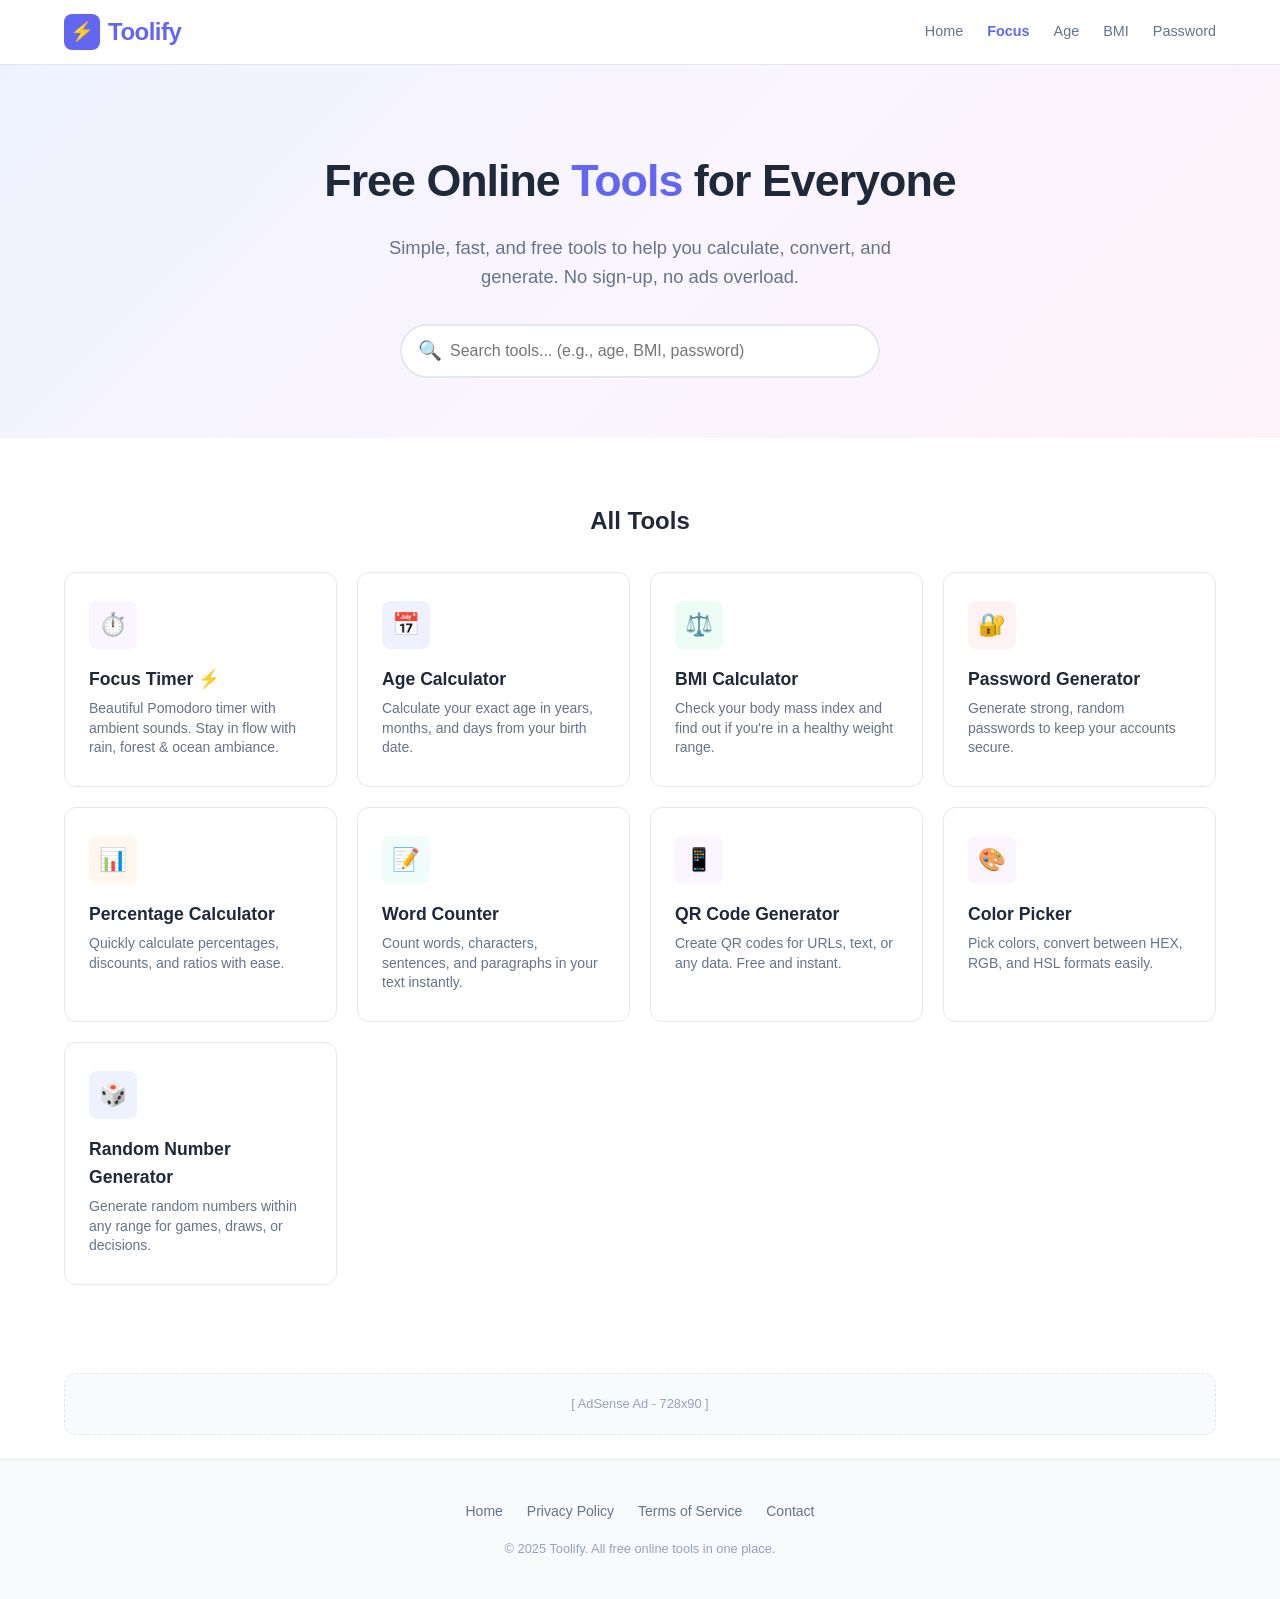
<file: index.html>
<!DOCTYPE html>
<html lang="en">
<head>
  <meta charset="UTF-8">
  <meta name="viewport" content="width=device-width, initial-scale=1.0">
  <title>Toolify - Free Online Tools | Calculator, Generator, Converter</title>
  <meta name="description" content="Free online tools to help you calculate, convert, and generate. No sign-up required. Age calculator, BMI calculator, password generator, word counter, and more.">
  <meta name="keywords" content="online tools, free calculator, age calculator, BMI calculator, password generator, word counter, QR code generator, percentage calculator">
  <meta name="robots" content="index, follow">
  <link rel="canonical" href="https://toolify.tools/">
  <link rel="stylesheet" href="css/style.css">
</head>
<body>

<header class="header">
  <div class="header-inner">
    <a href="index.html" class="logo">
      <div class="logo-icon">⚡</div>
      Toolify
    </a>
    <nav class="nav-links">
      <a href="index.html">Home</a>
      <a href="tools/focus-timer.html" style="color:var(--primary);font-weight:700">Focus</a>
      <a href="tools/age-calculator.html">Age</a>
      <a href="tools/bmi-calculator.html">BMI</a>
      <a href="tools/password-generator.html">Password</a>
    </nav>
  </div>
</header>

<main>
  <section class="hero">
    <h1>Free Online <span>Tools</span> for Everyone</h1>
    <p>Simple, fast, and free tools to help you calculate, convert, and generate. No sign-up, no ads overload.</p>
    <div class="hero-search">
      <span class="search-icon">🔍</span>
      <input type="text" id="toolSearch" placeholder="Search tools... (e.g., age, BMI, password)" oninput="filterTools()">
    </div>
  </section>

  <section class="tools-section">
    <div class="container">
      <h2 class="section-title">All Tools</h2>
      <div class="tool-grid" id="toolGrid">
        
        <a href="tools/focus-timer.html" class="tool-card" data-keywords="focus timer pomodoro timer tomato clock productivity ambient sound rain forest ocean cafe">
          <div class="tool-card-icon purple">⏱️</div>
          <h3>Focus Timer ⚡</h3>
          <p>Beautiful Pomodoro timer with ambient sounds. Stay in flow with rain, forest & ocean ambiance.</p>
        </a>

        <a href="tools/age-calculator.html" class="tool-card" data-keywords="age calculator birthday date birth how old">
          <div class="tool-card-icon blue">📅</div>
          <h3>Age Calculator</h3>
          <p>Calculate your exact age in years, months, and days from your birth date.</p>
        </a>

        <a href="tools/bmi-calculator.html" class="tool-card" data-keywords="bmi body mass index weight health fitness">
          <div class="tool-card-icon green">⚖️</div>
          <h3>BMI Calculator</h3>
          <p>Check your body mass index and find out if you're in a healthy weight range.</p>
        </a>

        <a href="tools/password-generator.html" class="tool-card" data-keywords="password generator strong secure random safety">
          <div class="tool-card-icon red">🔐</div>
          <h3>Password Generator</h3>
          <p>Generate strong, random passwords to keep your accounts secure.</p>
        </a>

        <a href="tools/percentage-calculator.html" class="tool-card" data-keywords="percentage percent calculate math discount tip">
          <div class="tool-card-icon orange">📊</div>
          <h3>Percentage Calculator</h3>
          <p>Quickly calculate percentages, discounts, and ratios with ease.</p>
        </a>

        <a href="tools/word-counter.html" class="tool-card" data-keywords="word counter count characters text essay writing">
          <div class="tool-card-icon teal">📝</div>
          <h3>Word Counter</h3>
          <p>Count words, characters, sentences, and paragraphs in your text instantly.</p>
        </a>

        <a href="tools/qr-code-generator.html" class="tool-card" data-keywords="qr code generator scanner barcode link url">
          <div class="tool-card-icon purple">📱</div>
          <h3>QR Code Generator</h3>
          <p>Create QR codes for URLs, text, or any data. Free and instant.</p>
        </a>

        <a href="tools/color-picker.html" class="tool-card" data-keywords="color picker hex rgb hsl design palette">
          <div class="tool-card-icon purple">🎨</div>
          <h3>Color Picker</h3>
          <p>Pick colors, convert between HEX, RGB, and HSL formats easily.</p>
        </a>

        <a href="tools/random-number-generator.html" class="tool-card" data-keywords="random number generator dice lottery pick">
          <div class="tool-card-icon blue">🎲</div>
          <h3>Random Number Generator</h3>
          <p>Generate random numbers within any range for games, draws, or decisions.</p>
        </a>

      </div>
    </div>
  </section>

  <div class="container">
    <div class="ad-placeholder">[ AdSense Ad - 728x90 ]</div>
  </div>
</main>

<footer class="footer">
  <div class="footer-links">
    <a href="index.html">Home</a>
    <a href="#">Privacy Policy</a>
    <a href="#">Terms of Service</a>
    <a href="#">Contact</a>
  </div>
  <p>&copy; 2025 Toolify. All free online tools in one place.</p>
</footer>

<script>
function filterTools() {
  const query = document.getElementById('toolSearch').value.toLowerCase().trim();
  const cards = document.querySelectorAll('.tool-card');
  cards.forEach(card => {
    const keywords = card.dataset.keywords || '';
    const text = (card.textContent + ' ' + keywords).toLowerCase();
    card.style.display = (!query || text.includes(query)) ? '' : 'none';
  });
}
</script>
</body>
</html>
</file>
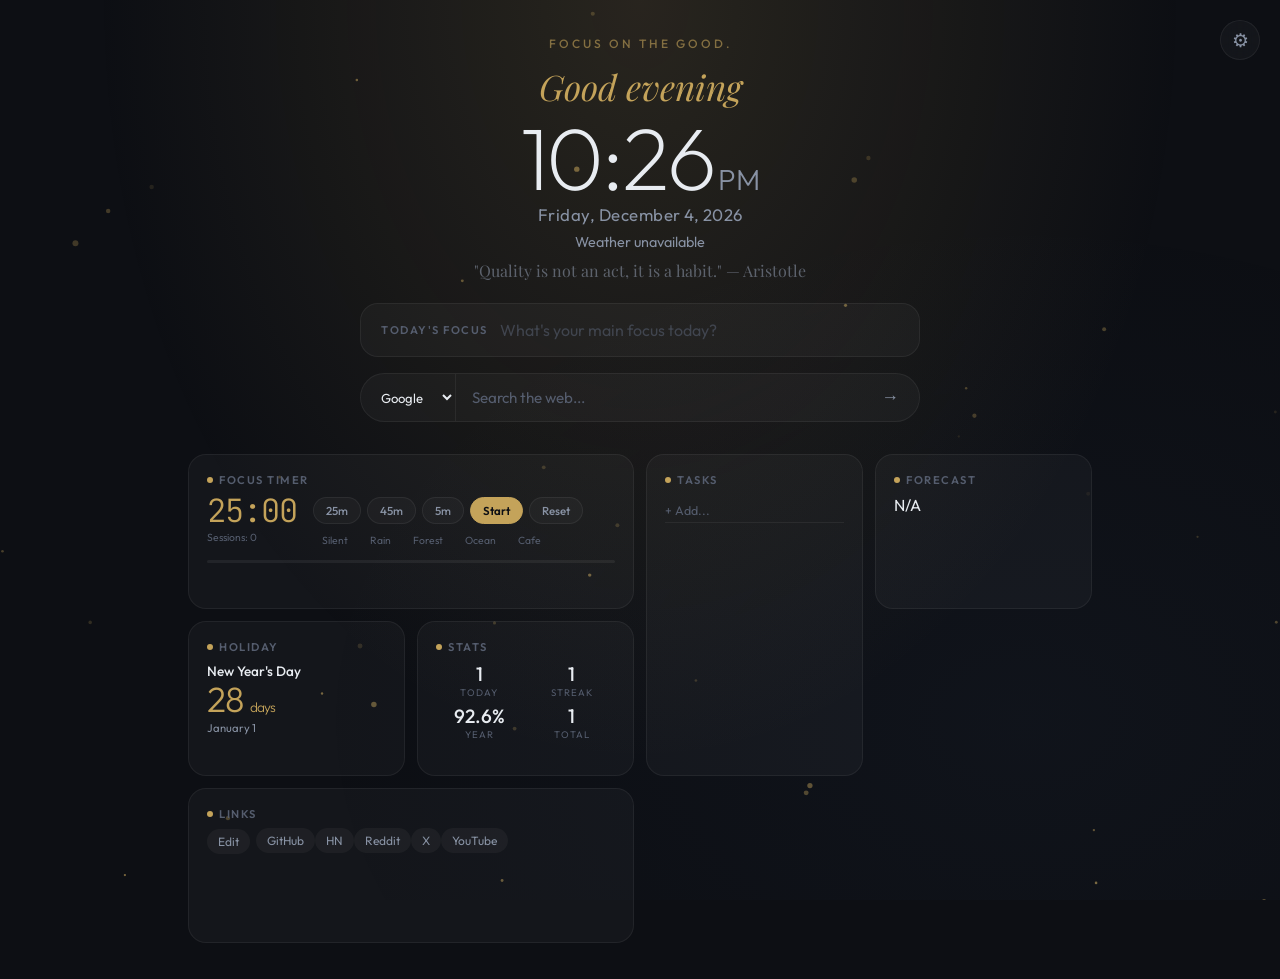
<file: dashboard.html>
<!DOCTYPE html>
<html lang="en">
<head>
<meta charset="UTF-8">
<meta name="viewport" content="width=device-width, initial-scale=1.0">
<title>DayBoard &mdash; Your Daily Dashboard</title>
<meta name="description" content="Beautiful daily dashboard. Daily focus, weather forecast, to-do list, holiday countdown, focus timer, quotes. Set as your browser homepage.">
<link rel="preconnect" href="https://fonts.googleapis.com">
<link rel="preconnect" href="https://fonts.gstatic.com" crossorigin>
<link href="https://fonts.googleapis.com/css2?family=Outfit:wght@200;300;400;500;600;700;800&family=Playfair+Display:ital,wght@0,400;0,600;0,700;1,400&family=JetBrains+Mono:wght@300;400&display=swap" rel="stylesheet">
<style>
:root {
  --bg: #0d0f14;
  --surface: rgba(255,255,255,0.03);
  --surface-hover: rgba(255,255,255,0.06);
  --border: rgba(255,255,255,0.06);
  --text: #e8ecf1;
  --text-secondary: #8892a4;
  --text-muted: #555d6e;
  --accent: #c4a35a;
  --accent-glow: rgba(196,163,90,0.15);
  --green: #34d399;
  --radius: 18px;
  --radius-sm: 10px;
  --ease: cubic-bezier(0.16, 1, 0.3, 1);
}

* { margin: 0; padding: 0; box-sizing: border-box; }
html { font-size: 16px; }
body {
  font-family: 'Outfit', -apple-system, sans-serif;
  background: var(--bg);
  color: var(--text);
  min-height: 100vh;
  display: flex; align-items: center; justify-content: center;
  -webkit-font-smoothing: antialiased; overflow-x: hidden;
}
#particleCanvas { position: fixed; inset: 0; z-index: 0; pointer-events: none; }
.bg-image { position: fixed; inset: 0; z-index: 0; background-size: cover; background-position: center; opacity: 0.15; }
.bg-overlay { position: fixed; inset: 0; z-index: 0; background: radial-gradient(ellipse at 50% 0%, var(--accent-glow) 0%, transparent 60%), radial-gradient(ellipse at 80% 80%, rgba(100,140,200,0.04) 0%, transparent 50%); }

.dashboard { position: relative; z-index: 1; width: 100%; max-width: 960px; min-height: 100vh; display: flex; flex-direction: column; justify-content: center; padding: 36px 28px; }

.settings-btn { position: fixed; top: 20px; right: 20px; z-index: 10; width: 40px; height: 40px; border-radius: 50%; background: var(--surface); border: 1px solid var(--border); color: var(--text-secondary); font-size: 1.2rem; cursor: pointer; display: flex; align-items: center; justify-content: center; transition: all 0.3s; backdrop-filter: blur(10px); }
.settings-btn:hover { background: var(--surface-hover); color: var(--text); transform: rotate(60deg); }
.settings-panel { position: fixed; top: 70px; right: 20px; z-index: 10; background: rgba(13,15,20,0.95); border: 1px solid var(--border); border-radius: var(--radius); padding: 20px; backdrop-filter: blur(30px); min-width: 220px; display: none; animation: fadeUp 0.3s var(--ease); }
.settings-panel.open { display: block; }
.settings-panel h3 { font-size: 0.8rem; text-transform: uppercase; letter-spacing: 1.5px; color: var(--text-muted); margin-bottom: 12px; }
.setting-row { display: flex; align-items: center; gap: 8px; margin-bottom: 10px; }
.setting-row label { font-size: 0.85rem; color: var(--text-secondary); flex: 1; }
.setting-row input[type="text"] { width: 130px; padding: 6px 10px; background: var(--surface-hover); border: 1px solid var(--border); border-radius: 6px; color: var(--text); font-family: 'Outfit',sans-serif; font-size: 0.85rem; outline: none; }
.setting-row input[type="text"]:focus { border-color: var(--accent); }

.hero-section { text-align: center; margin-bottom: 20px; animation: fadeUp 0.8s var(--ease) forwards; }
.mantra { font-size: 0.75rem; text-transform: uppercase; letter-spacing: 3px; color: var(--accent); opacity: 0.6; margin-bottom: 12px; font-weight: 500; }
.greeting { font-family: 'Playfair Display', serif; font-size: clamp(1.5rem, 3vw, 2.2rem); font-style: italic; color: var(--accent); font-weight: 400; margin-bottom: 4px; }
.time-display { font-family: 'Outfit', sans-serif; font-size: clamp(3rem, 9vw, 5.5rem); font-weight: 200; letter-spacing: -3px; line-height: 1; margin-bottom: 2px; }
.time-display .ampm { font-size: 0.33em; font-weight: 300; letter-spacing: 0; margin-left: 4px; color: var(--text-secondary); }
.date-display { font-size: 1.05rem; color: var(--text-secondary); font-weight: 400; letter-spacing: 0.5px; margin-bottom: 8px; }
.weather-inline { font-size: 0.9rem; color: var(--text-secondary); display: flex; align-items: center; justify-content: center; gap: 6px; margin-bottom: 4px; }
.weather-icon-svg { width: 22px; height: 22px; flex-shrink: 0; }
.quote-text { font-family: 'Playfair Display', serif; font-size: 1rem; color: var(--text-secondary); max-width: 520px; margin: 8px auto 0; line-height: 1.5; opacity: 0.6; }

/* Daily Focus Bar */
.daily-focus-wrap { margin: 0 auto 16px; max-width: 560px; width: 100%; animation: fadeUp 0.8s var(--ease) 0.1s forwards; opacity: 0; }
.daily-focus-bar { background: var(--surface); border: 1px solid var(--border); border-radius: var(--radius); padding: 16px 20px; backdrop-filter: blur(20px); display: flex; align-items: center; gap: 12px; transition: all 0.3s; }
.daily-focus-bar:focus-within { border-color: var(--accent); box-shadow: 0 0 20px var(--accent-glow); }
.daily-focus-label { font-size: 0.7rem; text-transform: uppercase; letter-spacing: 1.5px; color: var(--text-muted); font-weight: 600; white-space: nowrap; }
.daily-focus-input { flex: 1; background: transparent; border: none; color: var(--text); font-family: 'Outfit', sans-serif; font-size: 1rem; outline: none; }
.daily-focus-input::placeholder { color: var(--text-muted); opacity: 0.6; }
.daily-focus-display { font-size: 1rem; color: var(--text); flex: 1; }

/* Search */
.search-wrap { margin: 0 auto 32px; max-width: 560px; width: 100%; animation: fadeUp 0.8s var(--ease) 0.15s forwards; opacity: 0; }
.search-box { display: flex; background: var(--surface); border: 1px solid var(--border); border-radius: 50px; overflow: hidden; backdrop-filter: blur(20px); transition: all 0.3s; }
.search-box:focus-within { border-color: var(--accent); box-shadow: 0 0 24px var(--accent-glow); }
.search-engine { padding: 13px 8px 13px 16px; background: transparent; border: none; color: var(--text); font-family: 'Outfit', sans-serif; font-size: 0.82rem; cursor: pointer; outline: none; min-width: 90px; border-right: 1px solid var(--border); }
.search-engine option { background: #1a1d26; color: var(--text); }
.search-input { flex: 1; padding: 13px 16px; background: transparent; border: none; color: var(--text); font-family: 'Outfit', sans-serif; font-size: 0.95rem; outline: none; }
.search-input::placeholder { color: var(--text-muted); }
.search-btn { padding: 13px 20px; background: transparent; border: none; color: var(--text-secondary); font-size: 1.1rem; cursor: pointer; transition: color 0.2s; }
.search-btn:hover { color: var(--accent); }

/* Bento */
.bento-grid { display: grid; grid-template-columns: repeat(4, 1fr); grid-auto-rows: 155px; gap: 12px; animation: fadeUp 0.8s var(--ease) 0.25s forwards; opacity: 0; }
.bento-card { background: var(--surface); border: 1px solid var(--border); border-radius: var(--radius); padding: 18px; backdrop-filter: blur(20px); transition: all 0.3s var(--ease); overflow: hidden; position: relative; }
.bento-card:hover { background: var(--surface-hover); border-color: rgba(255,255,255,0.12); transform: translateY(-2px); }
.bento-card.col-2 { grid-column: span 2; }
.bento-card.row-2 { grid-row: span 2; }
.card-title { font-size: 0.7rem; text-transform: uppercase; letter-spacing: 1.5px; color: var(--text-muted); font-weight: 600; margin-bottom: 8px; display: flex; align-items: center; gap: 6px; }
.card-title .dot { width: 6px; height: 6px; border-radius: 50%; background: var(--accent); flex-shrink: 0; }

/* Holiday */
.holiday-name { font-size: 0.85rem; color: var(--text); font-weight: 500; margin-bottom: 2px; }
.holiday-days { font-size: 2.2rem; font-weight: 300; letter-spacing: -1px; color: var(--accent); line-height: 1; }
.holiday-date { font-size: 0.7rem; color: var(--text-secondary); margin-top: 4px; }

/* Focus Timer */
.focus-timer-display { font-family: 'JetBrains Mono', monospace; font-size: 2rem; font-weight: 300; letter-spacing: -1px; color: var(--accent); line-height: 1; margin-bottom: 4px; }
.focus-timer-sessions { font-size: 0.65rem; color: var(--text-muted); margin-bottom: 8px; }
.focus-timer-btns { display: flex; gap: 6px; flex-wrap: wrap; }
.focus-btn { padding: 5px 12px; border-radius: 16px; border: 1px solid var(--border); background: var(--surface); color: var(--text-secondary); font-family: 'Outfit', sans-serif; font-size: 0.72rem; cursor: pointer; transition: all 0.2s; font-weight: 500; white-space: nowrap; }
.focus-btn:hover { background: var(--surface-hover); color: var(--text); }
.focus-btn.accent { background: var(--accent); color: #0d0f14; border-color: var(--accent); font-weight: 600; }
.focus-btn.accent:hover { filter: brightness(1.1); }
.focus-timer-bar { height: 3px; background: var(--border); border-radius: 2px; margin-top: 8px; overflow: hidden; }
.focus-timer-bar-fill { height: 100%; background: var(--accent); border-radius: 2px; transition: width 1s linear; width: 0%; }

/* Ambient sounds */
.sound-toggles { display: flex; gap: 4px; margin-top: 6px; flex-wrap: wrap; }
.sound-tog { font-size: 0.65rem; padding: 3px 8px; border-radius: 12px; border: 1px solid transparent; background: transparent; color: var(--text-muted); cursor: pointer; transition: all 0.2s; font-family: 'Outfit', sans-serif; }
.sound-tog:hover { color: var(--text-secondary); }
.sound-tog.on { background: rgba(196,163,90,0.12); border-color: var(--accent); color: var(--accent); }

/* Forecast */
.forecast-row { display: flex; justify-content: space-between; align-items: center; padding: 6px 0; border-bottom: 1px solid rgba(255,255,255,0.04); }
.forecast-row:last-child { border-bottom: none; }
.forecast-day { font-size: 0.75rem; color: var(--text); font-weight: 500; min-width: 35px; }
.forecast-temp { font-size: 0.8rem; color: var(--text-secondary); }
.forecast-hi { color: var(--text); font-weight: 500; }

/* Todo */
.todo-list { list-style: none; max-height: 75px; overflow-y: auto; }
.todo-item { display: flex; align-items: center; gap: 8px; padding: 4px 0; font-size: 0.8rem; color: var(--text-secondary); cursor: pointer; transition: color 0.2s; }
.todo-item:hover { color: var(--text); }
.todo-item.done { text-decoration: line-through; opacity: 0.4; }
.todo-check { width: 16px; height: 16px; border-radius: 4px; border: 1.5px solid var(--text-muted); flex-shrink: 0; display: flex; align-items: center; justify-content: center; font-size: 0.6rem; transition: all 0.2s; }
.todo-item.done .todo-check { background: var(--accent); border-color: var(--accent); }
.todo-input { width: 100%; padding: 4px 0; background: transparent; border: none; border-bottom: 1px solid var(--border); color: var(--text); font-family: 'Outfit', sans-serif; font-size: 0.78rem; outline: none; margin-top: 4px; }
.todo-input::placeholder { color: var(--text-muted); }

/* Links + Stats */
.quick-links { display: flex; flex-wrap: wrap; gap: 6px; }
.quick-link { padding: 4px 10px; border-radius: 14px; background: rgba(255,255,255,0.04); color: var(--text-secondary); text-decoration: none; font-size: 0.75rem; transition: all 0.2s; border: 1px solid transparent; }
.quick-link:hover { background: var(--surface-hover); color: var(--text); border-color: var(--border); }
.stat-mini { text-align: center; }
.stat-mini-num { font-size: 1.2rem; font-weight: 500; color: var(--text); }
.stat-mini-label { font-size: 0.6rem; color: var(--text-muted); text-transform: uppercase; letter-spacing: 1px; }

@keyframes fadeUp { from { opacity: 0; transform: translateY(20px); } to { opacity: 1; transform: translateY(0); } }

@media (max-width: 768px) {
  .dashboard { padding: 28px 14px; }
  .bento-grid { grid-template-columns: repeat(2, 1fr); grid-auto-rows: 140px; }
  .bento-card.col-2 { grid-column: span 2; }
  .time-display { font-size: 2.5rem; }
}
@media (max-width: 480px) {
  .bento-grid { grid-template-columns: 1fr; grid-auto-rows: auto; }
  .bento-card.col-2, .bento-card.row-2 { grid-column: span 1; grid-row: span 1; }
  .time-display { font-size: 2rem; }
}
</style>
</head>
<body>

<canvas id="particleCanvas"></canvas>
<div class="bg-image" id="bgImage"></div>
<div class="bg-overlay"></div>

<button class="settings-btn" onclick="toggleSettings()" title="Settings">&#9881;</button>
<div class="settings-panel" id="settingsPanel">
  <h3>Settings</h3>
  <div class="setting-row"><label>Your Name</label><input type="text" id="nameInput" placeholder="Your name" onchange="saveName()" maxlength="20"></div>
  <div style="font-size:0.7rem;color:var(--text-muted);margin-top:10px;">Set as homepage: chrome://settings &rarr; On startup &rarr; Paste URL</div>
</div>

<div class="dashboard">
  <div class="hero-section">
    <div class="mantra" id="mantra"></div>
    <div class="greeting" id="greeting">Good morning</div>
    <div class="time-display" id="timeDisplay"></div>
    <div class="date-display" id="dateDisplay"></div>
    <div class="weather-inline" id="weatherInline">Loading...</div>
    <div class="quote-text" id="quoteText"></div>
  </div>

  <!-- Daily Focus -->
  <div class="daily-focus-wrap">
    <div class="daily-focus-bar">
      <span class="daily-focus-label">Today's Focus</span>
      <input type="text" class="daily-focus-input" id="focusInput" placeholder="What's your main focus today?" onkeydown="if(event.key==='Enter')saveFocus()" onblur="saveFocus()">
    </div>
  </div>

  <!-- Search -->
  <div class="search-wrap">
    <div class="search-box">
      <select class="search-engine" id="searchEngine">
        <option value="https://www.google.com/search?q=">Google</option>
        <option value="https://www.bing.com/search?q=">Bing</option>
        <option value="https://www.baidu.com/s?wd=">Baidu</option>
        <option value="https://search.bilibili.com/all?keyword=">Bilibili</option>
        <option value="https://www.youtube.com/results?search_query=">YouTube</option>
      </select>
      <input type="text" class="search-input" id="searchInput" placeholder="Search the web..." onkeydown="if(event.key==='Enter')doSearch()">
      <button class="search-btn" onclick="doSearch()">&rarr;</button>
    </div>
  </div>

  <div class="bento-grid">
    <!-- Focus Timer -->
    <div class="bento-card col-2">
      <div class="card-title"><span class="dot"></span> Focus Timer</div>
      <div style="display:flex;align-items:center;gap:16px;">
        <div><div class="focus-timer-display" id="ftDisplay">25:00</div><div class="focus-timer-sessions" id="ftSessions">Sessions: 0</div></div>
        <div>
          <div class="focus-timer-btns">
            <button class="focus-btn" data-min="25" onclick="ftSetMode(25,this)">25m</button>
            <button class="focus-btn" data-min="45" onclick="ftSetMode(45,this)">45m</button>
            <button class="focus-btn" data-min="5" onclick="ftSetMode(5,this)">5m</button>
            <button class="focus-btn accent" id="ftPlayBtn" onclick="ftToggle()">Start</button>
            <button class="focus-btn" onclick="ftReset()">Reset</button>
          </div>
          <div class="sound-toggles">
            <button class="sound-tog" data-snd="none" onclick="ftSetSound('none',this)">Silent</button>
            <button class="sound-tog" data-snd="rain" onclick="ftSetSound('rain',this)">Rain</button>
            <button class="sound-tog" data-snd="forest" onclick="ftSetSound('forest',this)">Forest</button>
            <button class="sound-tog" data-snd="ocean" onclick="ftSetSound('ocean',this)">Ocean</button>
            <button class="sound-tog" data-snd="cafe" onclick="ftSetSound('cafe',this)">Cafe</button>
          </div>
        </div>
      </div>
      <div class="focus-timer-bar"><div class="focus-timer-bar-fill" id="ftBar"></div></div>
    </div>

    <!-- Tasks -->
    <div class="bento-card row-2">
      <div class="card-title"><span class="dot"></span> Tasks</div>
      <ul class="todo-list" id="todoList"></ul>
      <input type="text" class="todo-input" id="todoInput" placeholder="+ Add..." onkeydown="if(event.key==='Enter')addTodo()">
    </div>

    <!-- Weather Forecast -->
    <div class="bento-card" id="forecastCard">
      <div class="card-title"><span class="dot"></span> Forecast</div>
      <div id="forecastContent">Loading...</div>
    </div>

    <!-- Holiday -->
    <div class="bento-card">
      <div class="card-title"><span class="dot"></span> Holiday</div>
      <div class="holiday-name" id="holidayName"></div>
      <div class="holiday-days" id="holidayDays"></div>
      <div class="holiday-date" id="holidayDate"></div>
    </div>

    <!-- Stats + Links combined -->
    <div class="bento-card">
      <div class="card-title"><span class="dot"></span> Stats</div>
      <div style="display:grid;grid-template-columns:1fr 1fr;gap:6px;">
        <div class="stat-mini"><div class="stat-mini-num" id="statToday">0</div><div class="stat-mini-label">Today</div></div>
        <div class="stat-mini"><div class="stat-mini-num" id="statStreak">0</div><div class="stat-mini-label">Streak</div></div>
        <div class="stat-mini"><div class="stat-mini-num" id="statYear">0%</div><div class="stat-mini-label">Year</div></div>
        <div class="stat-mini"><div class="stat-mini-num" id="statTotal">0</div><div class="stat-mini-label">Total</div></div>
      </div>
    </div>

    <!-- Links -->
    <div class="bento-card col-2">
      <div class="card-title"><span class="dot"></span> Links</div>
      <div class="quick-links">
        <a href="#" class="quick-link" onclick="editLinks()">Edit</a>
        <span id="quickLinksContainer"></span>
      </div>
    </div>
  </div>
</div>

<script>
const S=(k,d)=>{try{const v=localStorage.getItem('db_'+k);return v!==null?JSON.parse(v):d}catch(e){return d}};
const SS=(k,v)=>localStorage.setItem('db_'+k,JSON.stringify(v));

// ===== Name & Mantra =====
const mantras=['Breathe.','Stay hungry.','One step at a time.','Make it happen.','Focus on the good.','Keep going.','Be present.','Choose joy.','Less is more.','Do it now.','Stay curious.','Small wins matter.','Trust the process.','You got this.','Dream big.','Begin anywhere.'];
document.getElementById('mantra').textContent=mantras[new Date().getDate()%mantras.length];
const userName=S('name','');document.getElementById('nameInput').value=userName;
function saveName(){SS('name',document.getElementById('nameInput').value.trim());updateGreeting();}
function updateGreeting(){const n=S('name',''),h=new Date().getHours(),g=h<12?'Good morning':h<17?'Good afternoon':'Good evening';document.getElementById('greeting').textContent=n?`${g}, ${n}`:g;}

// ===== Settings =====
function toggleSettings(){document.getElementById('settingsPanel').classList.toggle('open');}
document.addEventListener('click',e=>{if(!e.target.closest('.settings-btn')&&!e.target.closest('.settings-panel'))document.getElementById('settingsPanel').classList.remove('open');});

// ===== Daily Focus =====
const focusDate=S('focus_date',''),todayStr=new Date().toDateString();
const savedFocus=(focusDate===todayStr)?S('focus_text',''):'';
const fi=document.getElementById('focusInput');
if(savedFocus){fi.value=savedFocus;fi.style.display='none';fi.insertAdjacentHTML('afterend',`<span class="daily-focus-display" id="focusDisplay">${he(savedFocus)}</span>`);}
function saveFocus(){const v=fi.value.trim();if(v){SS('focus_text',v);SS('focus_date',todayStr);fi.style.display='none';const el=document.getElementById('focusDisplay')||document.createElement('span');el.className='daily-focus-display';el.id='focusDisplay';el.textContent=v;fi.parentNode.appendChild(el);}else{fi.style.display='';const el=document.getElementById('focusDisplay');if(el)el.remove();}}
if(savedFocus){fi.style.display='none';}

// ===== Clock =====
function updateClock(){
  const now=new Date(),h=now.getHours(),m=now.getMinutes(),ampm=h>=12?'PM':'AM',h12=h%12||12;
  document.getElementById('timeDisplay').innerHTML=`${h12}:${String(m).padStart(2,'0')}<span class="ampm">${ampm}</span>`;
  updateGreeting();
  document.getElementById('dateDisplay').textContent=now.toLocaleDateString('en-US',{weekday:'long',year:'numeric',month:'long',day:'numeric'});
  const start=new Date(now.getFullYear(),0,1),end=new Date(now.getFullYear()+1,0,1);
  document.getElementById('statYear').textContent=((now-start)/(end-start)*100).toFixed(1)+'%';
  updateHoliday(now);updateStats(now);
}updateClock();setInterval(updateClock,60000);

// ===== Holiday =====
function updateHoliday(now){const y=now.getFullYear();const hl=[{n:"New Year's Day",d:new Date(y,0,1)},{n:'Chinese New Year',d:new Date(y,1,17)},{n:'Qingming Festival',d:new Date(y,3,5)},{n:'Labor Day',d:new Date(y,4,1)},{n:'Dragon Boat Festival',d:new Date(y,5,19)},{n:'Mid-Autumn Festival',d:new Date(y,8,25)},{n:'National Day',d:new Date(y,9,1)}];let nx=hl.find(h=>h.d>now);if(!nx)nx={n:"New Year's Day",d:new Date(y+1,0,1)};const diff=Math.ceil((nx.d-now)/86400000);document.getElementById('holidayName').textContent=nx.n;document.getElementById('holidayDays').innerHTML=diff===0?'Today!':diff+' <span style="font-size:0.85rem">days</span>';document.getElementById('holidayDate').textContent=nx.d.toLocaleDateString('en-US',{month:'long',day:'numeric'});}

// ===== Weather =====
function weatherSVG(c){const s={0:'<svg viewBox="0 0 20 20" width="20" height="20"><circle cx="10" cy="10" r="4" fill="#fbbf24"/></svg>',1:'<svg viewBox="0 0 20 20" width="20" height="20"><circle cx="8" cy="8" r="3.5" fill="#fbbf24"/><path d="M13 14a2.5 2.5 0 100-5" fill="#94a3b8"/></svg>',2:'<svg viewBox="0 0 20 20" width="20" height="20"><path d="M5 15a3.5 3.5 0 110-7 3 3 0 015.5-1 2.5 2.5 0 012 4.5H5z" fill="#94a3b8"/></svg>',3:'<svg viewBox="0 0 20 20" width="20" height="20"><path d="M3 16a4 4 0 110-8 3.5 3.5 0 016-1.5A4 4 0 0115 8h1a2.5 2.5 0 010 5H3z" fill="#64748b"/></svg>',45:'<svg viewBox="0 0 20 20" width="20" height="20"><line x1="3" y1="8" x2="9" y2="8" stroke="#94a3b8" stroke-width="2"/><line x1="5" y1="11" x2="14" y2="11" stroke="#94a3b8" stroke-width="2"/><line x1="4" y1="14" x2="16" y2="14" stroke="#94a3b8" stroke-width="2"/></svg>',51:'<svg viewBox="0 0 20 20" width="20" height="20"><path d="M4 14a3 3 0 110-6" fill="#94a3b8"/><line x1="7" y1="18" x2="7" y2="15" stroke="#60a5fa" stroke-width="1.5"/><line x1="11" y1="19" x2="11" y2="15" stroke="#60a5fa" stroke-width="1.5"/></svg>',61:'<svg viewBox="0 0 20 20" width="20" height="20"><path d="M3 13a3.5 3.5 0 110-7" fill="#64748b"/><line x1="6" y1="17" x2="4" y2="13" stroke="#60a5fa" stroke-width="1.5"/><line x1="10" y1="18" x2="8" y2="13" stroke="#60a5fa" stroke-width="1.5"/><line x1="14" y1="17" x2="12" y2="13" stroke="#60a5fa" stroke-width="1.5"/></svg>',71:'<svg viewBox="0 0 20 20" width="20" height="20"><circle cx="7" cy="17" r="1.2" fill="#e2e8f0"/><circle cx="10" cy="18" r="1.5" fill="#e2e8f0"/><circle cx="13" cy="16" r="1" fill="#e2e8f0"/></svg>',95:'<svg viewBox="0 0 20 20" width="20" height="20"><polygon points="10,2 12,8 10,6 12,9" fill="#fbbf24"/><path d="M3 13a4 4 0 110-8" fill="#64748b"/></svg>'};return s[c]||s[3];}

async function fetchWeather(){
  try{const p=await new Promise((r,rej)=>navigator.geolocation.getCurrentPosition(r,rej,{timeout:5000}));const{latitude:lat,longitude:lon}=p.coords;const r=await fetch(`https://api.open-meteo.com/v1/forecast?latitude=${lat}&longitude=${lon}&daily=temperature_2m_max,temperature_2m_min,weather_code&current=temperature_2m,weather_code&timezone=auto&forecast_days=3`);const d=await r.json();const t=Math.round(d.current.temperature_2m);const svg=weatherSVG(d.current.weather_code);const city=d.timezone?.split('/')[1]||'';document.getElementById('weatherInline').innerHTML=`<span class="weather-icon-svg">${svg}</span> ${t}&deg;C ${city}`;
  const days=['Today','Tomorrow'];const dn=new Date();days.push(new Intl.DateTimeFormat('en',{weekday:'short'}).format(new Date(dn.getTime()+172800000)));
  let fc='';d.daily.time.forEach((dt,i)=>{if(i>2)return;const hi=Math.round(d.daily.temperature_2m_max[i]),lo=Math.round(d.daily.temperature_2m_min[i]);fc+=`<div class="forecast-row"><span class="forecast-day">${i===0?'Today':days[i]}</span><span class="weather-icon-svg">${weatherSVG(d.daily.weather_code[i])}</span><span class="forecast-temp"><span class="forecast-hi">${hi}&deg;</span> ${lo}&deg;</span></div>`;});document.getElementById('forecastContent').innerHTML=fc;}catch(e){document.getElementById('weatherInline').textContent='Weather unavailable';document.getElementById('forecastContent').textContent='N/A';}}fetchWeather();

// ===== Quote =====
const quotes=['"The only way to do great work is to love what you do." \u2014 Steve Jobs','"It does not matter how slowly you go as long as you do not stop." \u2014 Confucius','"The future belongs to those who believe in the beauty of their dreams." \u2014 Eleanor Roosevelt','"Strive not to be a success, but rather to be of value." \u2014 Albert Einstein','"Your time is limited, don\'t waste it living someone else\'s life." \u2014 Steve Jobs','"Everything you\'ve ever wanted is on the other side of fear." \u2014 George Addair','"The secret of getting ahead is getting started." \u2014 Mark Twain','"Believe you can and you\'re halfway there." \u2014 Theodore Roosevelt','"In the middle of difficulty lies opportunity." \u2014 Albert Einstein','"It always seems impossible until it\'s done." \u2014 Nelson Mandela','"Act as if what you do makes a difference. It does." \u2014 William James','"Quality is not an act, it is a habit." \u2014 Aristotle','"Start where you are. Use what you have. Do what you can." \u2014 Arthur Ashe','"The best time to plant a tree was 20 years ago. The second best time is now." \u2014 Chinese Proverb','"Don\'t watch the clock; do what it does. Keep going." \u2014 Sam Levenson','"Do what you can, with what you have, where you are." \u2014 Theodore Roosevelt'];
const qIdx=new Date().toDateString().split('').reduce((a,c)=>a+c.charCodeAt(0),0)%quotes.length;
document.getElementById('quoteText').textContent=quotes[qIdx];

// ===== Search =====
function doSearch(){const q=document.getElementById('searchInput').value.trim();if(!q)return;window.location.href=document.getElementById('searchEngine').value+encodeURIComponent(q);}

// ===== Todo =====
function loadTodos(){return S('todos',[]);}
function renderTodos(){const todos=loadTodos();document.getElementById('todoList').innerHTML=todos.map((t,i)=>`<li class="todo-item ${t.done?'done':''}" onclick="toggleTodo(${i})"><span class="todo-check">${t.done?'&#10003;':''}</span> ${he(t.text)}</li>`).join('');}
function addTodo(){const input=document.getElementById('todoInput'),text=input.value.trim();if(!text)return;const todos=loadTodos();todos.push({text,done:false});SS('todos',todos);input.value='';renderTodos();}
function toggleTodo(i){const todos=loadTodos();todos[i].done=!todos[i].done;SS('todos',todos);renderTodos();}
function he(s){const d=document.createElement('div');d.textContent=s;return d.innerHTML;}
renderTodos();

// ===== Stats =====
function updateStats(now){const ts=now.toDateString(),ld=S('stat_date','');let t=S('stat_total',0),tv=S('stat_today',0),st=S('stat_streak',0);t++;SS('stat_total',t);if(ld!==ts){const y=new Date(now.getTime()-86400000).toDateString();st=(ld===y)?st+1:1;tv=1;SS('stat_date',ts);SS('stat_today',tv);SS('stat_streak',st);}else{tv++;SS('stat_today',tv);}document.getElementById('statToday').textContent=tv;document.getElementById('statStreak').textContent=st;document.getElementById('statTotal').textContent=t;}

// ===== Links =====
function renderLinks(){const raw=S('links','https://github.com|GitHub,https://news.ycombinator.com|HN,https://www.reddit.com|Reddit,https://twitter.com|X,https://www.youtube.com|YouTube');document.getElementById('quickLinksContainer').innerHTML=raw.split(',').filter(l=>l.includes('|')).map(l=>{const[u,n]=l.split('|');return`<a href="${u.trim()}" class="quick-link" target="_blank">${n.trim()}</a>`;}).join('');}
function editLinks(){const raw=S('links',''),input=prompt('Edit links (URL|Name, ...):',raw);if(input!==null){SS('links',input);renderLinks();}}renderLinks();

// ===== Focus Timer =====
let ftTotal=25*60,ftRemaining=ftTotal,ftRunning=false,ftInterval=null;
let ftSessions=S('ft_sessions',0);const ftToday=new Date().toDateString();
if(S('ft_date','')!==ftToday){ftSessions=0;SS('ft_date',ftToday);SS('ft_sessions',0);}
let ftAudioCtx=null,ftNoiseNode=null,ftGainNode=null,ftSound='none';

function ftSetMode(min,btn){if(ftRunning)return;document.querySelectorAll('[data-min]').forEach(b=>b.classList.remove('accent'));btn.classList.add('accent');ftTotal=min*60;ftRemaining=ftTotal;ftUpdateDisplay();document.getElementById('ftBar').style.width='0%';}
function ftUpdateDisplay(){const m=Math.floor(ftRemaining/60),s=ftRemaining%60;document.getElementById('ftDisplay').textContent=`${String(m).padStart(2,'0')}:${String(s).padStart(2,'0')}`;document.getElementById('ftSessions').textContent=`Sessions: ${ftSessions}`;}
function ftToggle(){if(ftRunning){clearInterval(ftInterval);ftRunning=false;document.getElementById('ftPlayBtn').textContent='Start';}else{if(ftRemaining<=0){ftRemaining=ftTotal;ftUpdateDisplay();}ftRunning=true;document.getElementById('ftPlayBtn').textContent='Pause';ftInterval=setInterval(()=>{ftRemaining--;ftUpdateDisplay();document.getElementById('ftBar').style.width=((ftTotal-ftRemaining)/ftTotal*100)+'%';if(ftRemaining<=0){clearInterval(ftInterval);ftRunning=false;document.getElementById('ftPlayBtn').textContent='Start';ftSessions++;SS('ft_sessions',ftSessions);ftUpdateDisplay();ftChime();if(Notification.permission==='granted')new Notification('Focus Complete!',{body:'Great job!'});}},1000);}}
function ftReset(){clearInterval(ftInterval);ftRunning=false;ftRemaining=ftTotal;document.getElementById('ftPlayBtn').textContent='Start';document.getElementById('ftBar').style.width='0%';ftUpdateDisplay();}
function ftChime(){try{const ctx=new(window.AudioContext||window.webkitAudioContext)();[523.25,659.25,783.99].forEach((f,i)=>{const o=ctx.createOscillator(),g=ctx.createGain();o.type='sine';o.frequency.value=f;g.gain.setValueAtTime(0.3,ctx.currentTime+i*0.15);g.gain.exponentialRampToValueAtTime(0.01,ctx.currentTime+i*0.15+0.4);o.connect(g);g.connect(ctx.destination);o.start(ctx.currentTime+i*0.15);o.stop(ctx.currentTime+i*0.15+0.4);});}catch(e){}}
function ftSetSound(type,btn){document.querySelectorAll('[data-snd]').forEach(b=>b.classList.remove('on'));if(type!=='none')btn.classList.add('on');ftSound=type;if(ftNoiseNode){ftNoiseNode.disconnect();ftNoiseNode=null;}if(ftAudioCtx){ftAudioCtx.close();ftAudioCtx=null;}if(type==='none')return;
try{ftAudioCtx=new(window.AudioContext||window.webkitAudioContext)();ftGainNode=ftAudioCtx.createGain();ftGainNode.gain.value=0.15;ftGainNode.connect(ftAudioCtx.destination);const bs=2*ftAudioCtx.sampleRate,buf=ftAudioCtx.createBuffer(1,bs,ftAudioCtx.sampleRate),d=buf.getChannelData(0);
if(type==='rain'){let b0=0,b1=0;for(let i=0;i<bs;i++){const w=Math.random()*2-1;b0=0.997*b0+w*0.03;b1=0.97*b1+w*0.06;d[i]=(b0+b1)*0.3;if(Math.random()<0.002)d[i]+=(Math.random()-0.5)*0.2;}}
else if(type==='forest'){for(let i=0;i<bs;i++){d[i]=(Math.random()*2-1)*0.03;if(Math.random()<0.0007){const fr=2500+Math.random()*3000,dr=Math.floor(0.02*ftAudioCtx.sampleRate);for(let j=0;j<dr&&(i+j)<bs;j++)d[i+j]+=Math.sin(2*Math.PI*fr*j/ftAudioCtx.sampleRate)*0.06*(1-j/dr);}}}
else if(type==='ocean'){let lf=0;for(let i=0;i<bs;i++){lf=lf*0.985+(Math.random()*2-1)*0.015;d[i]=lf*0.4+Math.sin(i*0.0003)*0.12;}}
else if(type==='cafe'){let last=0;for(let i=0;i<bs;i++){last=(last+0.02*(Math.random()*2-1))/1.02;d[i]=last*0.4;if(Math.random()<0.0015)d[i]+=(Math.random()-0.5)*0.15;}}
ftNoiseNode=ftAudioCtx.createBufferSource();ftNoiseNode.buffer=buf;ftNoiseNode.loop=true;ftNoiseNode.connect(ftGainNode);ftNoiseNode.start();}catch(e){}}
ftUpdateDisplay();if(Notification.permission==='default')Notification.requestPermission();

// ===== Particles =====
(function(){const c=document.getElementById('particleCanvas'),ctx=c.getContext('2d');let particles=[];
function rs(){c.width=window.innerWidth;c.height=window.innerHeight;}rs();window.addEventListener('resize',rs);
class P{constructor(){this.reset();this.y=Math.random()*c.height;}reset(){this.x=Math.random()*c.width;this.y=-20;this.size=Math.random()*2+1;this.sY=Math.random()*0.3+0.1;this.sX=(Math.random()-0.5)*0.3;this.op=Math.random()*0.4+0.1;this.fs=Math.random()*0.02+0.005;this.fo=Math.random()*Math.PI*2;}
update(){this.y+=this.sY;this.x+=this.sX;if(this.y>c.height+20)this.reset();if(this.x<-20)this.x=c.width+20;if(this.x>c.width+20)this.x=-20;this.co=this.op+Math.sin(Date.now()*this.fs+this.fo)*0.15;}
draw(){ctx.beginPath();ctx.arc(this.x,this.y,this.size,0,Math.PI*2);ctx.fillStyle=`rgba(196,163,90,${Math.max(0,this.co)})`;ctx.fill();}}
for(let i=0;i<40;i++)particles.push(new P());
(function anim(){ctx.clearRect(0,0,c.width,c.height);particles.forEach(p=>{p.update();p.draw();});requestAnimationFrame(anim);})();})();

// ===== Background =====
const bgImgs=['https://images.unsplash.com/photo-1506905925346-21bda4d32df4?w=1920&q=80','https://images.unsplash.com/photo-1464822759023-fed622ff2c3b?w=1920&q=80','https://images.unsplash.com/photo-1500964757637-c85e8a162699?w=1920&q=80','https://images.unsplash.com/photo-1470071459604-3b5ec3a7fe05?w=1920&q=80','https://images.unsplash.com/photo-1441974231531-c6227db76b6e?w=1920&q=80','https://images.unsplash.com/photo-1518837695005-2083093ee35b?w=1920&q=80','https://images.unsplash.com/photo-1439405326854-014607f694d7?w=1920&q=80','https://images.unsplash.com/photo-1532274402911-5a369e4c4bb5?w=1920&q=80'];
document.getElementById('bgImage').style.backgroundImage=`url(${bgImgs[new Date().getDate()%bgImgs.length]})`;
</script>
</body>
</html>
</file>
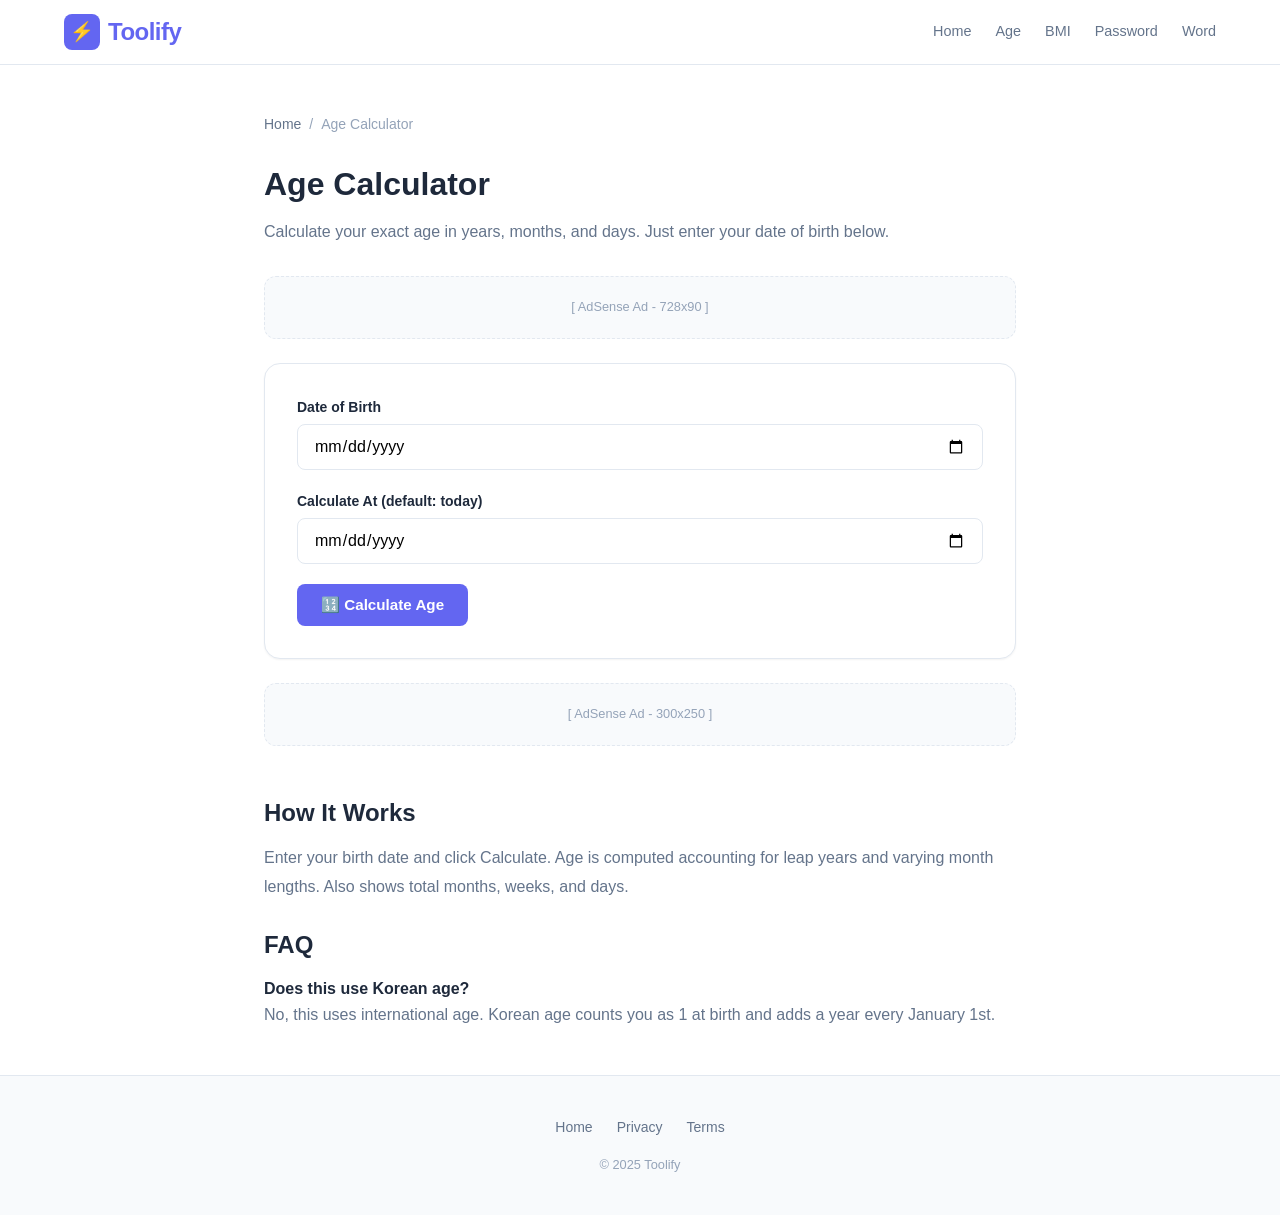
<file: tools/age-calculator.html>
<!DOCTYPE html>
<html lang="en">
<head>
  <meta charset="UTF-8">
  <meta name="viewport" content="width=device-width, initial-scale=1.0">
  <title>Age Calculator - Calculate Your Exact Age | Toolify</title>
  <meta name="description" content="Calculate your exact age in years, months, and days. Free online age calculator - just enter your birth date and get instant results.">
  <meta name="robots" content="index, follow">
  <link rel="canonical" href="https://toolify.tools/tools/age-calculator.html">
  <link rel="stylesheet" href="../css/style.css">
</head>
<body>
<header class="header"><div class="header-inner">
  <a href="../index.html" class="logo"><div class="logo-icon">⚡</div>Toolify</a>
  <nav class="nav-links">
    <a href="../index.html">Home</a><a href="age-calculator.html">Age</a><a href="bmi-calculator.html">BMI</a><a href="password-generator.html">Password</a><a href="word-counter.html">Word</a>
  </nav>
</div></header>

<main class="tool-page">
  <nav class="breadcrumb"><a href="../index.html">Home</a> <span>/</span> <span>Age Calculator</span></nav>
  <h1>Age Calculator</h1>
  <p class="subtitle">Calculate your exact age in years, months, and days. Just enter your date of birth below.</p>
  <div class="ad-placeholder">[ AdSense Ad - 728x90 ]</div>

  <div class="tool-card-main">
    <div class="form-group"><label for="birthDate">Date of Birth</label><input type="date" id="birthDate" onchange="calcAge()"></div>
    <div class="form-group"><label for="calcDate">Calculate At (default: today)</label><input type="date" id="calcDate" onchange="calcAge()"></div>
    <button class="btn" onclick="calcAge()">🔢 Calculate Age</button>

    <div class="result-box" id="resultBox">
      <div class="result-value" id="ageResult"></div>
      <div class="result-label" id="ageDetail"></div>
    </div>
  </div>

  <div class="ad-placeholder">[ AdSense Ad - 300x250 ]</div>

  <section style="margin-top:48px">
    <h2>How It Works</h2>
    <p style="margin-top:12px;color:var(--text-secondary);line-height:1.8">Enter your birth date and click Calculate. Age is computed accounting for leap years and varying month lengths. Also shows total months, weeks, and days.</p>
    <h2 style="margin-top:24px">FAQ</h2>
    <h3 style="margin-top:12px;font-size:1rem">Does this use Korean age?</h3>
    <p style="color:var(--text-secondary)">No, this uses international age. Korean age counts you as 1 at birth and adds a year every January 1st.</p>
  </section>
</main>

<footer class="footer">
  <div class="footer-links"><a href="../index.html">Home</a><a href="#">Privacy</a><a href="#">Terms</a></div>
  <p>&copy; 2025 Toolify</p>
</footer>

<script>
function calcAge(){
  const b=document.getElementById('birthDate').value;
  if(!b){document.getElementById('resultBox').classList.remove('visible');return;}
  const cd=document.getElementById('calcDate').value||undefined;
  const calc=new Date(cd?cd+'T00:00:00':undefined);
  const birth=new Date(b+'T00:00:00');
  if(birth>calc){document.getElementById('ageResult').textContent='Invalid';document.getElementById('ageDetail').textContent='Birth date before calc date.';document.getElementById('resultBox').classList.add('visible');return;}
  let y=calc.getFullYear()-birth.getFullYear(),m=calc.getMonth()-birth.getMonth(),d=calc.getDate()-birth.getDate();
  if(d<0){m--;d+=new Date(calc.getFullYear(),calc.getMonth(),0).getDate();}
  if(m<0){y--;m+=12;}
  let r='';if(y)r+=y+' year'+(y!==1?'s ':' ');if(m)r+=m+' month'+(m!==1?'s ':' ');r+=d+' day'+(d!==1?'s':'');
  const tm=y*12+m,td=Math.floor((calc-birth)/86400000),tw=Math.floor(td/7);
  document.getElementById('ageResult').textContent=r.trim();
  document.getElementById('ageDetail').innerHTML='Or: <strong>'+tm+'</strong> months | <strong>'+tw+'</strong> weeks | <strong>'+td.toLocaleString()+'</strong> days';
  document.getElementById('resultBox').classList.add('visible');
}
</script>
</body>
</html>
</file>
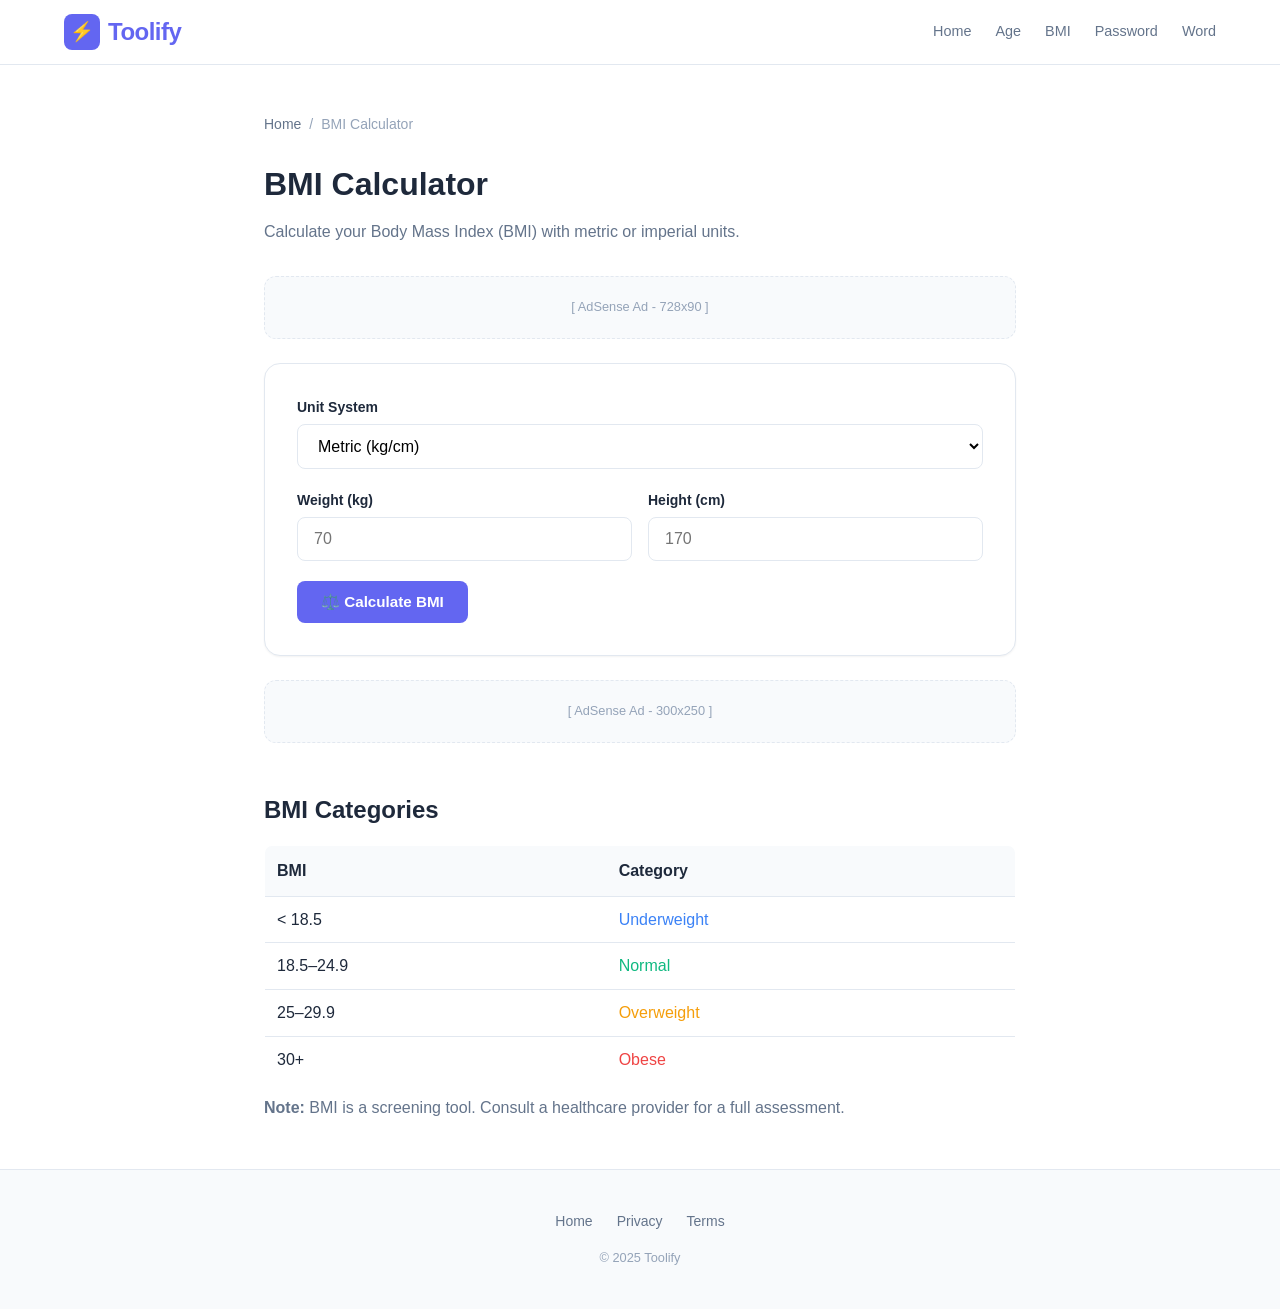
<file: tools/bmi-calculator.html>
<!DOCTYPE html>
<html lang="en">
<head>
  <meta charset="UTF-8">
  <meta name="viewport" content="width=device-width, initial-scale=1.0">
  <title>BMI Calculator - Body Mass Index | Toolify</title>
  <meta name="description" content="Calculate your BMI instantly. Find out if you're underweight, normal, overweight, or obese. Free online BMI calculator with metric and imperial units.">
  <meta name="robots" content="index, follow">
  <link rel="canonical" href="https://toolify.tools/tools/bmi-calculator.html">
  <link rel="stylesheet" href="../css/style.css">
</head>
<body>
<header class="header"><div class="header-inner">
  <a href="../index.html" class="logo"><div class="logo-icon">⚡</div>Toolify</a>
  <nav class="nav-links">
    <a href="../index.html">Home</a><a href="age-calculator.html">Age</a><a href="bmi-calculator.html">BMI</a><a href="password-generator.html">Password</a><a href="word-counter.html">Word</a>
  </nav>
</div></header>

<main class="tool-page">
  <nav class="breadcrumb"><a href="../index.html">Home</a> <span>/</span> <span>BMI Calculator</span></nav>
  <h1>BMI Calculator</h1>
  <p class="subtitle">Calculate your Body Mass Index (BMI) with metric or imperial units.</p>
  <div class="ad-placeholder">[ AdSense Ad - 728x90 ]</div>

  <div class="tool-card-main">
    <div class="form-group"><label for="unit">Unit System</label><select id="unit" onchange="toggleU()">
      <option value="metric">Metric (kg/cm)</option><option value="imperial">Imperial (lbs/ft-in)</option>
    </select></div>
    <div id="metricIn">
      <div style="display:flex;gap:16px;flex-wrap:wrap">
        <div class="form-group" style="flex:1;min-width:180px"><label for="wkg">Weight (kg)</label><input type="number" id="wkg" placeholder="70" step="0.1" min="1" max="500"></div>
        <div class="form-group" style="flex:1;min-width:180px"><label for="hcm">Height (cm)</label><input type="number" id="hcm" placeholder="170" step="0.1" min="1" max="300"></div>
      </div>
    </div>
    <div id="impIn" style="display:none">
      <div class="form-group"><label for="wlb">Weight (lbs)</label><input type="number" id="wlb" placeholder="154" step="0.1" min="1" max="1100"></div>
      <div style="display:flex;gap:16px;flex-wrap:wrap">
        <div class="form-group" style="flex:1"><label for="hft">Height (ft)</label><input type="number" id="hft" placeholder="5" min="0" max="8"></div>
        <div class="form-group" style="flex:1"><label for="hin">Height (in)</label><input type="number" id="hin" placeholder="7" min="0" max="11"></div>
      </div>
    </div>
    <button class="btn" onclick="calcBMI()">⚖️ Calculate BMI</button>

    <div class="result-box" id="rb">
      <div style="display:flex;align-items:center;gap:16px;flex-wrap:wrap">
        <div class="result-value" id="bv" style="font-size:3rem"></div>
        <div><div class="result-label" id="bc" style="font-size:1.2rem;font-weight:600"></div><div class="result-label" id="brg"></div></div>
      </div>
      <div style="margin-top:16px;height:8px;background:#e2e8f0;border-radius:4px;overflow:hidden;display:flex">
        <div style="width:18.5%;background:#3b82f6"></div><div style="width:6.4%;background:#10b981"></div><div style="width:5.1%;background:#f59e0b"></div><div style="width:70%;background:#ef4444"></div>
      </div>
      <div style="display:flex;justify-content:space-between;font-size:0.7rem;color:var(--text-muted);margin-top:4px"><span>16</span><span>18.5</span><span>25</span><span>30</span><span>40+</span></div>
    </div>
  </div>

  <div class="ad-placeholder">[ AdSense Ad - 300x250 ]</div>

  <section style="margin-top:48px">
    <h2>BMI Categories</h2>
    <table style="width:100%;border-collapse:collapse;margin-top:16px;border:1px solid var(--border);border-radius:var(--radius-sm);overflow:hidden">
      <thead><tr style="background:var(--bg-secondary)"><th style="padding:12px;text-align:left;border-bottom:1px solid var(--border)">BMI</th><th style="padding:12px;text-align:left;border-bottom:1px solid var(--border)">Category</th></tr></thead>
      <tbody>
        <tr><td style="padding:10px 12px;border-bottom:1px solid var(--border)">&lt; 18.5</td><td style="padding:10px 12px;border-bottom:1px solid var(--border);color:#3b82f6">Underweight</td></tr>
        <tr><td style="padding:10px 12px;border-bottom:1px solid var(--border)">18.5–24.9</td><td style="padding:10px 12px;border-bottom:1px solid var(--border);color:#10b981">Normal</td></tr>
        <tr><td style="padding:10px 12px;border-bottom:1px solid var(--border)">25–29.9</td><td style="padding:10px 12px;border-bottom:1px solid var(--border);color:#f59e0b">Overweight</td></tr>
        <tr><td style="padding:10px 12px">30+</td><td style="padding:10px 12px;color:#ef4444">Obese</td></tr>
      </tbody>
    </table>
    <p style="margin-top:12px;color:var(--text-secondary)"><strong>Note:</strong> BMI is a screening tool. Consult a healthcare provider for a full assessment.</p>
  </section>
</main>

<footer class="footer"><div class="footer-links"><a href="../index.html">Home</a><a href="#">Privacy</a><a href="#">Terms</a></div><p>&copy; 2025 Toolify</p></footer>

<script>
function toggleU(){document.getElementById('metricIn').style.display=document.getElementById('unit').value==='metric'?'':'none';document.getElementById('impIn').style.display=document.getElementById('unit').value==='imperial'?'':'none';document.getElementById('rb').classList.remove('visible')}
function calcBMI(){
  let bmi;
  if(document.getElementById('unit').value==='metric'){
    const kg=parseFloat(document.getElementById('wkg').value),cm=parseFloat(document.getElementById('hcm').value);
    if(!kg||!cm||cm<=0)return;
    bmi=kg/((cm/100)**2);
  }else{
    const lb=parseFloat(document.getElementById('wlb').value);
    const tin=(parseFloat(document.getElementById('hft').value)||0)*12+(parseFloat(document.getElementById('hin').value)||0);
    if(!lb||tin<=0)return;
    bmi=(lb/(tin**2))*703;
  }
  bmi=Math.round(bmi*10)/10;
  let cat,cl;
  if(bmi<18.5){cat='Underweight';cl='#3b82f6'}else if(bmi<25){cat='Normal weight';cl='#10b981'}else if(bmi<30){cat='Overweight';cl='#f59e0b'}else{cat='Obese';cl='#ef4444'}
  document.getElementById('bv').textContent=bmi;document.getElementById('bv').style.color=cl;
  document.getElementById('bc').textContent=cat;document.getElementById('bc').style.color=cl;
  document.getElementById('brg').textContent='Healthy range: 18.5–24.9';
  document.getElementById('rb').classList.add('visible');
}
</script>
</body>
</html>
</file>
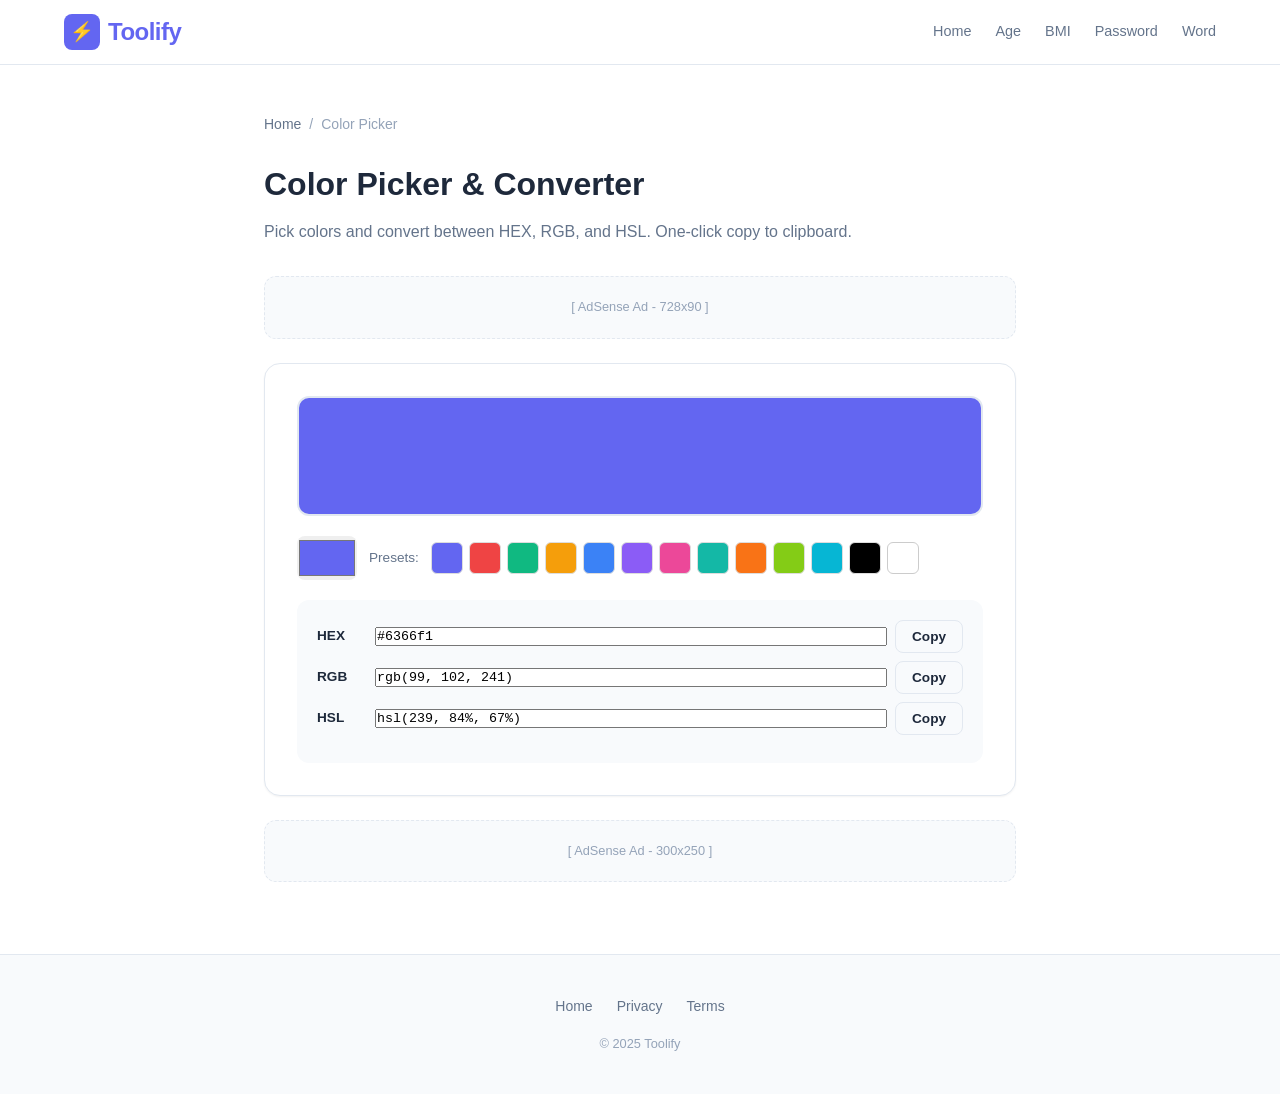
<file: tools/color-picker.html>
<!DOCTYPE html>
<html lang="en">
<head>
  <meta charset="UTF-8">
  <meta name="viewport" content="width=device-width, initial-scale=1.0">
  <title>Color Picker - HEX RGB HSL Converter | Toolify</title>
  <meta name="description" content="Free online color picker and converter. Pick colors visually, convert between HEX, RGB, and HSL. One-click copy. Perfect for designers and developers.">
  <meta name="robots" content="index, follow">
  <link rel="canonical" href="https://toolify.tools/tools/color-picker.html">
  <link rel="stylesheet" href="../css/style.css">
  <style>.cp{width:100%;height:120px;border-radius:var(--radius);border:2px solid var(--border);transition:background 0.2s}.sw{display:inline-block;width:32px;height:32px;border-radius:6px;border:1px solid #ddd;cursor:pointer;transition:transform 0.15s}.sw:hover{transform:scale(1.15)}.cr{display:flex;align-items:center;gap:8px;margin-bottom:8px}.cr label{min-width:50px;font-weight:600;font-size:0.85rem}.cr input{flex:1;font-family:'Courier New',monospace}</style>
</head>
<body>
<header class="header"><div class="header-inner">
  <a href="../index.html" class="logo"><div class="logo-icon">⚡</div>Toolify</a>
  <nav class="nav-links">
    <a href="../index.html">Home</a><a href="age-calculator.html">Age</a><a href="bmi-calculator.html">BMI</a><a href="password-generator.html">Password</a><a href="word-counter.html">Word</a>
  </nav>
</div></header>

<main class="tool-page">
  <nav class="breadcrumb"><a href="../index.html">Home</a> <span>/</span> <span>Color Picker</span></nav>
  <h1>Color Picker & Converter</h1>
  <p class="subtitle">Pick colors and convert between HEX, RGB, and HSL. One-click copy to clipboard.</p>
  <div class="ad-placeholder">[ AdSense Ad - 728x90 ]</div>

  <div class="tool-card-main">
    <div class="cp" id="cpv" style="background:#6366f1"></div>
    <div style="margin:20px 0;display:flex;gap:12px;align-items:center;flex-wrap:wrap">
      <input type="color" id="np" value="#6366f1" oninput="sc('#np')" style="width:60px;height:44px;border:none;cursor:pointer;padding:0;border-radius:var(--radius-sm)">
      <span style="font-size:0.85rem;color:var(--text-secondary)">Presets:</span>
      <div style="display:flex;gap:6px;flex-wrap:wrap" id="ps"></div>
    </div>
    <div style="background:var(--bg-secondary);padding:20px;border-radius:var(--radius)">
      <div class="cr"><label>HEX</label><input type="text" id="hex" value="#6366f1" oninput="sc('#hex')" maxlength="7"><button class="btn btn-sm btn-secondary" onclick="cpy('hex')">Copy</button></div>
      <div class="cr"><label>RGB</label><input type="text" id="rgb" readonly><button class="btn btn-sm btn-secondary" onclick="cpy('rgb')">Copy</button></div>
      <div class="cr"><label>HSL</label><input type="text" id="hsl" readonly><button class="btn btn-sm btn-secondary" onclick="cpy('hsl')">Copy</button></div>
    </div>
  </div>
  <div class="ad-placeholder">[ AdSense Ad - 300x250 ]</div>
</main>

<footer class="footer"><div class="footer-links"><a href="../index.html">Home</a><a href="#">Privacy</a><a href="#">Terms</a></div><p>&copy; 2025 Toolify</p></footer>

<script>
const pre=['#6366f1','#ef4444','#10b981','#f59e0b','#3b82f6','#8b5cf6','#ec4899','#14b8a6','#f97316','#84cc16','#06b6d4','#000','#fff'];
document.getElementById('ps').innerHTML=pre.map(c=>`<span class="sw" style="background:${c};${c==='#fff'?'border:1px solid #ccc':''}" title="${c}" onclick="setC('${c}')"></span>`).join('');

function h2r(h){return{r:parseInt(h.slice(1,3),16),g:parseInt(h.slice(3,5),16),b:parseInt(h.slice(5,7),16)}}
function r2h(r,g,b){r/=255;g/=255;b/=255;const mx=Math.max(r,g,b),mn=Math.min(r,g,b);let h,s,l=(mx+mn)/2;if(mx===mn)h=s=0;else{const d=mx-mn;s=l>0.5?d/(2-mx-mn):d/(mx+mn);switch(mx){case r:h=((g-b)/d+(g<b?6:0))/6;break;case g:h=((b-r)/d+2)/6;break;case b:h=((r-g)/d+4)/6;break}}return{h:Math.round(h*360),s:Math.round(s*100),l:Math.round(l*100)}}

function setC(hex){
  const{r,g,b}=h2r(hex),{h,s,l}=r2h(r,g,b);
  document.getElementById('hex').value=hex;document.getElementById('rgb').value=`rgb(${r}, ${g}, ${b})`;document.getElementById('hsl').value=`hsl(${h}, ${s}%, ${l}%)`;
  document.getElementById('cpv').style.background=hex;document.getElementById('np').value=hex;
}

function sc(src){
  if(src==='#hex'){let h=document.getElementById('hex').value.trim();if(h.match(/^[0-9a-fA-F]{6}$/))h='#'+h;if(h.match(/^#[0-9a-fA-F]{6}$/))setC(h.toLowerCase())}
  else setC(document.getElementById('np').value);
}

function cpy(id){const e=document.getElementById(id);e.select();navigator.clipboard?.writeText(e.value);document.execCommand('copy')}

setC('#6366f1');
</script>
</body>
</html>
</file>
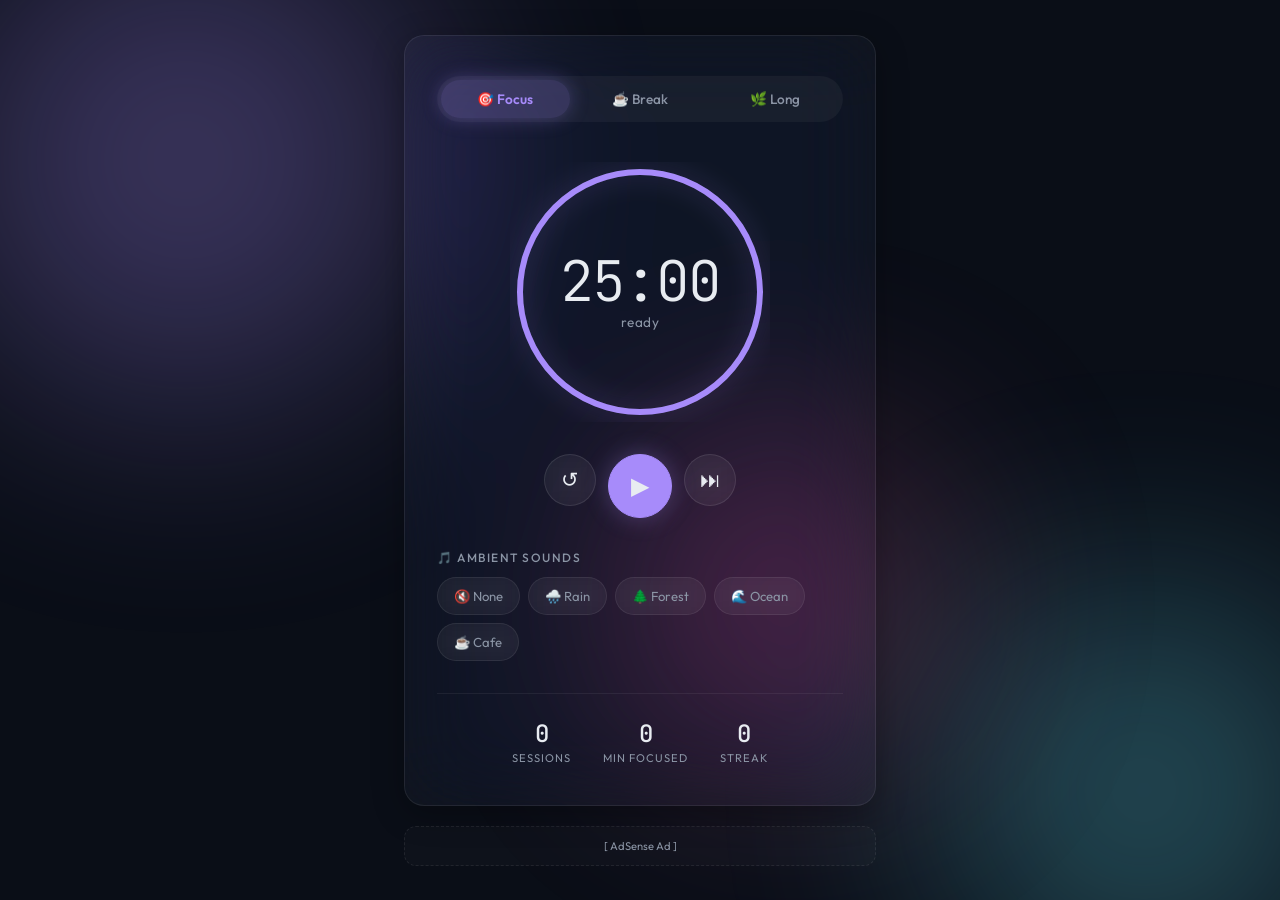
<file: tools/focus-timer.html>
<!DOCTYPE html>
<html lang="en">
<head>
<meta charset="UTF-8">
<meta name="viewport" content="width=device-width, initial-scale=1.0">
<title>FlowTime - Focus Timer & Ambient Sounds | Toolify</title>
<meta name="description" content="Beautiful focus timer with ambient sounds. Pomodoro technique, rain sounds, forest, ocean, and cafe ambiance. Stay productive and focused.">
<meta name="robots" content="index, follow">
<link rel="canonical" href="https://toolify.tools/tools/focus-timer.html">
<link rel="preconnect" href="https://fonts.googleapis.com">
<link rel="preconnect" href="https://fonts.gstatic.com" crossorigin>
<link href="https://fonts.googleapis.com/css2?family=Outfit:wght@300;400;500;600;700;800&family=JetBrains+Mono:wght@300;400;500&display=swap" rel="stylesheet">
<style>
:root {
  --bg: #0a0e17;
  --surface: rgba(255,255,255,0.04);
  --surface-hover: rgba(255,255,255,0.08);
  --text: #e8ecf1;
  --text-secondary: #8b95a5;
  --accent: #a78bfa;
  --accent-glow: rgba(167,139,250,0.3);
  --accent-2: #67e8f9;
  --accent-3: #f472b6;
  --green: #34d399;
  --orange: #fb923c;
  --red: #f87171;
  --radius: 20px;
  --radius-sm: 12px;
  --transition: 0.3s cubic-bezier(0.16, 1, 0.3, 1);
}

* { margin: 0; padding: 0; box-sizing: border-box; }
html { font-size: 16px; }
body {
  font-family: 'Outfit', -apple-system, sans-serif;
  background: var(--bg);
  color: var(--text);
  min-height: 100vh;
  display: flex;
  align-items: center;
  justify-content: center;
  overflow-x: hidden;
  -webkit-font-smoothing: antialiased;
}

/* Animated background orbs */
.bg-orb {
  position: fixed;
  border-radius: 50%;
  filter: blur(120px);
  opacity: 0.3;
  pointer-events: none;
  animation: orbFloat 20s ease-in-out infinite;
}
.bg-orb-1 { width: 500px; height: 500px; background: var(--accent); top: -10%; left: -5%; animation-delay: 0s; }
.bg-orb-2 { width: 400px; height: 400px; background: var(--accent-2); bottom: -10%; right: -5%; animation-delay: -7s; }
.bg-orb-3 { width: 300px; height: 300px; background: var(--accent-3); top: 50%; left: 50%; animation-delay: -14s; }

@keyframes orbFloat {
  0%, 100% { transform: translate(0, 0) scale(1); }
  25% { transform: translate(5%, -5%) scale(1.1); }
  50% { transform: translate(-3%, 8%) scale(0.9); }
  75% { transform: translate(-8%, -3%) scale(1.05); }
}

/* Main container */
.app-container {
  position: relative;
  z-index: 1;
  width: 100%;
  max-width: 520px;
  padding: 24px;
}

/* Glass card */
.glass {
  background: rgba(255,255,255,0.03);
  backdrop-filter: blur(40px) saturate(180%);
  -webkit-backdrop-filter: blur(40px) saturate(180%);
  border: 1px solid rgba(255,255,255,0.08);
  border-radius: var(--radius);
  padding: 40px 32px;
  box-shadow: 0 8px 32px rgba(0,0,0,0.3);
  animation: fadeUp 0.6s cubic-bezier(0.16, 1, 0.3, 1) forwards;
}

@keyframes fadeUp {
  from { opacity: 0; transform: translateY(24px); }
  to { opacity: 1; transform: translateY(0); }
}

/* Mode selector */
.mode-selector {
  display: flex;
  gap: 6px;
  background: rgba(255,255,255,0.04);
  border-radius: 40px;
  padding: 4px;
  margin-bottom: 40px;
}
.mode-btn {
  flex: 1;
  padding: 10px 16px;
  border: none;
  background: transparent;
  color: var(--text-secondary);
  font-family: 'Outfit', sans-serif;
  font-size: 0.85rem;
  font-weight: 500;
  border-radius: 36px;
  cursor: pointer;
  transition: var(--transition);
  white-space: nowrap;
}
.mode-btn:hover { color: var(--text); background: var(--surface-hover); }
.mode-btn.active {
  background: rgba(167,139,250,0.2);
  color: var(--accent);
  font-weight: 600;
  box-shadow: 0 0 20px var(--accent-glow);
}

/* Timer circle */
.timer-circle-wrap {
  display: flex;
  align-items: center;
  justify-content: center;
  margin: 0 auto 32px;
  position: relative;
}
.timer-svg { transform: rotate(-90deg); width: 260px; height: 260px; }
.timer-bg { fill: none; stroke: rgba(255,255,255,0.06); stroke-width: 6; }
.timer-progress {
  fill: none;
  stroke: var(--accent);
  stroke-width: 6;
  stroke-linecap: round;
  stroke-dasharray: 754;
  stroke-dashoffset: 0;
  transition: stroke-dashoffset 0.5s linear, stroke 0.5s;
  filter: drop-shadow(0 0 12px var(--accent-glow));
}
.timer-progress.break { stroke: var(--green); filter: drop-shadow(0 0 12px rgba(52,211,153,0.3)); }
.timer-text {
  position: absolute;
  text-align: center;
  top: 50%; left: 50%;
  transform: translate(-50%, -50%);
}
.timer-time {
  font-family: 'JetBrains Mono', monospace;
  font-size: 3.5rem;
  font-weight: 300;
  letter-spacing: -2px;
  color: var(--text);
  line-height: 1;
}
.timer-label {
  font-size: 0.85rem;
  color: var(--text-secondary);
  margin-top: 4px;
  font-weight: 400;
  letter-spacing: 0.5px;
}

/* Controls */
.controls {
  display: flex;
  gap: 12px;
  justify-content: center;
  margin-bottom: 32px;
}
.ctrl-btn {
  width: 52px;
  height: 52px;
  border-radius: 50%;
  border: 1px solid rgba(255,255,255,0.1);
  background: var(--surface);
  color: var(--text);
  font-size: 1.3rem;
  cursor: pointer;
  transition: var(--transition);
  display: flex;
  align-items: center;
  justify-content: center;
  backdrop-filter: blur(10px);
}
.ctrl-btn:hover { background: var(--surface-hover); border-color: rgba(255,255,255,0.2); transform: translateY(-1px); }
.ctrl-btn:active { transform: scale(0.95); }
.ctrl-btn.play {
  width: 64px; height: 64px;
  background: var(--accent);
  border-color: var(--accent);
  font-size: 1.5rem;
  box-shadow: 0 0 24px var(--accent-glow);
}
.ctrl-btn.play:hover { background: #b49cf7; box-shadow: 0 0 32px var(--accent-glow); }
.ctrl-btn.play.paused { background: var(--green); border-color: var(--green); box-shadow: 0 0 20px rgba(52,211,153,0.3); }

/* Ambient sounds */
.sound-section { margin-bottom: 32px; }
.sound-title {
  font-size: 0.75rem;
  text-transform: uppercase;
  letter-spacing: 1.5px;
  color: var(--text-secondary);
  margin-bottom: 12px;
  font-weight: 500;
}
.sound-grid {
  display: flex;
  gap: 8px;
  flex-wrap: wrap;
}
.sound-btn {
  padding: 10px 16px;
  border-radius: 40px;
  border: 1px solid rgba(255,255,255,0.08);
  background: var(--surface);
  color: var(--text-secondary);
  font-family: 'Outfit', sans-serif;
  font-size: 0.82rem;
  cursor: pointer;
  transition: var(--transition);
  display: flex;
  align-items: center;
  gap: 6px;
  backdrop-filter: blur(10px);
}
.sound-btn:hover { background: var(--surface-hover); color: var(--text); }
.sound-btn.active {
  background: rgba(167,139,250,0.15);
  border-color: var(--accent);
  color: var(--accent);
  box-shadow: 0 0 16px var(--accent-glow);
}
.sound-btn .sound-icon { font-size: 1rem; }
.volume-slider {
  width: 100%;
  margin-top: 12px;
  -webkit-appearance: none;
  appearance: none;
  height: 4px;
  border-radius: 2px;
  background: rgba(255,255,255,0.1);
  outline: none;
}
.volume-slider::-webkit-slider-thumb {
  -webkit-appearance: none;
  width: 18px; height: 18px;
  border-radius: 50%;
  background: var(--accent);
  cursor: pointer;
  box-shadow: 0 0 12px var(--accent-glow);
}

/* Session counter */
.session-info {
  display: flex;
  justify-content: center;
  gap: 32px;
  padding-top: 24px;
  border-top: 1px solid rgba(255,255,255,0.06);
}
.session-stat { text-align: center; }
.session-num {
  font-family: 'JetBrains Mono', monospace;
  font-size: 1.5rem;
  font-weight: 500;
  color: var(--text);
}
.session-label {
  font-size: 0.7rem;
  color: var(--text-secondary);
  text-transform: uppercase;
  letter-spacing: 1px;
  margin-top: 2px;
}

/* Nudge for ad */
.ad-space {
  text-align: center;
  margin-top: 20px;
  padding: 12px;
  background: rgba(255,255,255,0.02);
  border: 1px dashed rgba(255,255,255,0.08);
  border-radius: var(--radius-sm);
  font-size: 0.7rem;
  color: var(--text-secondary);
}

@media (max-width: 520px) {
  .timer-svg { width: 220px; height: 220px; }
  .timer-time { font-size: 2.8rem; }
  .mode-btn { font-size: 0.75rem; padding: 8px 10px; }
  .glass { padding: 28px 20px; }
}
</style>
</head>
<body>

<div class="bg-orb bg-orb-1"></div>
<div class="bg-orb bg-orb-2"></div>
<div class="bg-orb bg-orb-3"></div>

<div class="app-container">
  <div class="glass">
    
    <!-- Mode Selector -->
    <div class="mode-selector" id="modeSelector">
      <button class="mode-btn active" data-min="25" data-label="Focus">🎯 Focus</button>
      <button class="mode-btn" data-min="5" data-label="Short Break">☕ Break</button>
      <button class="mode-btn" data-min="15" data-label="Long Break">🌿 Long</button>
    </div>

    <!-- Timer Circle -->
    <div class="timer-circle-wrap">
      <svg class="timer-svg" viewBox="0 0 260 260">
        <circle class="timer-bg" cx="130" cy="130" r="120"/>
        <circle class="timer-progress" id="progressRing" cx="130" cy="130" r="120"/>
      </svg>
      <div class="timer-text">
        <div class="timer-time" id="timerDisplay">25:00</div>
        <div class="timer-label" id="timerLabel">ready</div>
      </div>
    </div>

    <!-- Controls -->
    <div class="controls">
      <button class="ctrl-btn" id="btnReset" title="Reset" onclick="resetTimer()">↺</button>
      <button class="ctrl-btn play" id="btnPlay" title="Start" onclick="toggleTimer()">▶</button>
      <button class="ctrl-btn" id="btnSkip" title="Skip" onclick="skipTimer()">⏭</button>
    </div>

    <!-- Ambient Sounds -->
    <div class="sound-section">
      <div class="sound-title">🎵 Ambient Sounds</div>
      <div class="sound-grid" id="soundGrid">
        <button class="sound-btn" data-sound="none" onclick="setSound('none', this)">🔇 None</button>
        <button class="sound-btn" data-sound="rain" onclick="setSound('rain', this)">🌧️ Rain</button>
        <button class="sound-btn" data-sound="forest" onclick="setSound('forest', this)">🌲 Forest</button>
        <button class="sound-btn" data-sound="ocean" onclick="setSound('ocean', this)">🌊 Ocean</button>
        <button class="sound-btn" data-sound="cafe" onclick="setSound('cafe', this)">☕ Cafe</button>
      </div>
      <input type="range" class="volume-slider" id="volumeSlider" min="0" max="100" value="50" oninput="setVolume(this.value)">
    </div>

    <!-- Session Stats -->
    <div class="session-info">
      <div class="session-stat">
        <div class="session-num" id="sessionCount">0</div>
        <div class="session-label">Sessions</div>
      </div>
      <div class="session-stat">
        <div class="session-num" id="totalMinutes">0</div>
        <div class="session-label">Min Focused</div>
      </div>
      <div class="session-stat">
        <div class="session-num" id="streak">0</div>
        <div class="session-label">Streak</div>
      </div>
    </div>

  </div>
  
  <div class="ad-space">[ AdSense Ad ]</div>
</div>

<script>
// ===== Timer State =====
const CIRCUMFERENCE = 2 * Math.PI * 120; // ~754
const progressRing = document.getElementById('progressRing');
const timerDisplay = document.getElementById('timerDisplay');
const timerLabel = document.getElementById('timerLabel');
const btnPlay = document.getElementById('btnPlay');
const sessionCountEl = document.getElementById('sessionCount');
const totalMinEl = document.getElementById('totalMinutes');
const streakEl = document.getElementById('streak');

let totalSeconds = 25 * 60;
let remainingSeconds = totalSeconds;
let isRunning = false;
let intervalId = null;
let currentMode = 'focus';
let sessions = parseInt(localStorage.getItem('ft_sessions') || 0);
let totalMin = parseInt(localStorage.getItem('ft_minutes') || 0);
let streak = parseInt(localStorage.getItem('ft_streak') || 0);
let lastDate = localStorage.getItem('ft_date') || '';
let currentSound = 'none';
let audioCtx = null;
let noiseNode = null;
let gainNode = null;

progressRing.style.strokeDasharray = CIRCUMFERENCE;
progressRing.style.strokeDashoffset = '0';

// ===== Initialize =====
function init() {
  updateDisplay();
  updateStats();
  document.getElementById('volumeSlider').style.display = 'none';
  
  // Mode switch
  document.querySelectorAll('.mode-btn').forEach(btn => {
    btn.addEventListener('click', () => {
      if (isRunning) return;
      document.querySelectorAll('.mode-btn').forEach(b => b.classList.remove('active'));
      btn.classList.add('active');
      currentMode = btn.dataset.label.toLowerCase().includes('focus') ? 'focus' : 'break';
      totalSeconds = parseInt(btn.dataset.min) * 60;
      remainingSeconds = totalSeconds;
      updateDisplay();
      progressRing.style.strokeDashoffset = '0';
      progressRing.classList.toggle('break', currentMode === 'break');
      timerLabel.textContent = 'ready';
    });
  });

  // Keyboard shortcuts
  document.addEventListener('keydown', e => {
    if (e.code === 'Space') { e.preventDefault(); toggleTimer(); }
    if (e.code === 'KeyR') resetTimer();
  });

  // Restore sound
  const saved = localStorage.getItem('ft_sound');
  if (saved) {
    const btn = document.querySelector(`[data-sound="${saved}"]`);
    if (btn) setSound(saved, btn);
  }
  
  // Daily streak
  const today = new Date().toDateString();
  if (lastDate !== today) {
    if (lastDate) {
      const yesterday = new Date(Date.now() - 86400000).toDateString();
      streak = (lastDate === yesterday) ? streak : 0;
    }
    lastDate = today;
    localStorage.setItem('ft_date', lastDate);
  }
}

// ===== Timer Logic =====
function toggleTimer() {
  if (isRunning) {
    pauseTimer();
  } else {
    startTimer();
  }
}

function startTimer() {
  if (remainingSeconds <= 0) {
    remainingSeconds = totalSeconds;
    updateDisplay();
    progressRing.style.strokeDashoffset = '0';
  }
  isRunning = true;
  btnPlay.textContent = '⏸';
  btnPlay.classList.add('paused');
  timerLabel.textContent = currentMode === 'focus' ? 'focused' : 'relaxing';
  
  intervalId = setInterval(() => {
    remainingSeconds--;
    updateDisplay();
    
    const progress = ((totalSeconds - remainingSeconds) / totalSeconds) * CIRCUMFERENCE;
    progressRing.style.strokeDashoffset = progress;
    
    if (remainingSeconds <= 0) {
      completeSession();
    }
  }, 1000);
}

function pauseTimer() {
  isRunning = false;
  clearInterval(intervalId);
  btnPlay.textContent = '▶';
  btnPlay.classList.remove('paused');
  timerLabel.textContent = 'paused';
}

function resetTimer() {
  isRunning = false;
  clearInterval(intervalId);
  remainingSeconds = totalSeconds;
  btnPlay.textContent = '▶';
  btnPlay.classList.remove('paused');
  progressRing.style.strokeDashoffset = '0';
  timerLabel.textContent = 'ready';
  updateDisplay();
}

function skipTimer() {
  if (isRunning) clearInterval(intervalId);
  isRunning = false;
  remainingSeconds = 0;
  btnPlay.textContent = '▶';
  btnPlay.classList.remove('paused');
  progressRing.style.strokeDashoffset = CIRCUMFERENCE;
  updateDisplay();
  completeSession();
}

function completeSession() {
  clearInterval(intervalId);
  isRunning = false;
  btnPlay.textContent = '▶';
  btnPlay.classList.remove('paused');
  progressRing.style.strokeDashoffset = CIRCUMFERENCE;
  timerLabel.textContent = 'done!';
  
  // Stats
  if (currentMode === 'focus') {
    sessions++;
    totalMin += Math.floor(totalSeconds / 60);
    streak++;
    localStorage.setItem('ft_sessions', sessions);
    localStorage.setItem('ft_minutes', totalMin);
    localStorage.setItem('ft_streak', streak);
    updateStats();
  }
  
  // Notification
  if (Notification.permission === 'granted') {
    new Notification('FlowTime', { 
      body: currentMode === 'focus' ? '🎉 Focus session complete! Take a break.' : '☕ Break over. Ready to focus?',
      icon: 'data:image/svg+xml,<svg xmlns="http://www.w3.org/2000/svg" viewBox="0 0 100 100"><text y=".9em" font-size="90">⏰</text></svg>'
    });
  }
  
  // Sound chime
  playChime();
  
  // Reset for next
  remainingSeconds = totalSeconds;
  setTimeout(() => {
    updateDisplay();
    progressRing.style.strokeDashoffset = '0';
    timerLabel.textContent = 'ready';
  }, 1000);
}

function playChime() {
  try {
    const ctx = new (window.AudioContext || window.webkitAudioContext)();
    [523.25, 659.25, 783.99].forEach((freq, i) => {
      const osc = ctx.createOscillator();
      const gain = ctx.createGain();
      osc.type = 'sine';
      osc.frequency.value = freq;
      gain.gain.setValueAtTime(0.3, ctx.currentTime + i * 0.15);
      gain.gain.exponentialRampToValueAtTime(0.01, ctx.currentTime + i * 0.15 + 0.4);
      osc.connect(gain);
      gain.connect(ctx.destination);
      osc.start(ctx.currentTime + i * 0.15);
      osc.stop(ctx.currentTime + i * 0.15 + 0.4);
    });
  } catch(e) {}
}

function updateDisplay() {
  const mins = Math.floor(remainingSeconds / 60);
  const secs = remainingSeconds % 60;
  timerDisplay.textContent = `${String(mins).padStart(2,'0')}:${String(secs).padStart(2,'0')}`;
}

function updateStats() {
  sessionCountEl.textContent = sessions;
  totalMinEl.textContent = totalMin;
  streakEl.textContent = streak;
}

// ===== Ambient Sound (Web Audio API noise generation) =====
function setSound(type, btn) {
  document.querySelectorAll('.sound-btn').forEach(b => b.classList.remove('active'));
  btn.classList.add('active');
  currentSound = type;
  localStorage.setItem('ft_sound', type);
  
  // Stop previous
  if (noiseNode) { noiseNode.disconnect(); noiseNode = null; }
  if (audioCtx) { audioCtx.close(); audioCtx = null; }
  
  const volSlider = document.getElementById('volumeSlider');
  
  if (type === 'none') {
    volSlider.style.display = 'none';
    return;
  }
  
  volSlider.style.display = 'block';
  
  try {
    audioCtx = new (window.AudioContext || window.webkitAudioContext)();
    gainNode = audioCtx.createGain();
    gainNode.gain.value = volSlider.value / 100 * 0.3;
    gainNode.connect(audioCtx.destination);
    
    // Generate noise based on type
    const bufferSize = 2 * audioCtx.sampleRate;
    const buffer = audioCtx.createBuffer(1, bufferSize, audioCtx.sampleRate);
    const data = buffer.getChannelData(0);
    
    switch(type) {
      case 'rain':
        // Pink-ish noise for rain
        let b0=0,b1=0,b2=0,b3=0,b4=0,b5=0,b6=0;
        for (let i = 0; i < bufferSize; i++) {
          const white = Math.random() * 2 - 1;
          b0 = 0.99886 * b0 + white * 0.0555179;
          b1 = 0.99332 * b1 + white * 0.0750759;
          b2 = 0.96900 * b2 + white * 0.1538520;
          b3 = 0.86650 * b3 + white * 0.3104856;
          b4 = 0.55000 * b4 + white * 0.5329522;
          b5 = -0.7616 * b5 - white * 0.0168980;
          data[i] = (b0+b1+b2+b3+b4+b5+b6+white*0.5362) * 0.11;
          b6 = white * 0.115926;
          // Add random "drop" sounds
          if (Math.random() < 0.003) data[i] += (Math.random() - 0.5) * 0.3;
        }
        break;
      case 'forest':
        // Softer noise + bird-like chirps
        for (let i = 0; i < bufferSize; i++) {
          data[i] = (Math.random() * 2 - 1) * 0.04;
          if (Math.random() < 0.0008) {
            const freq = 2000 + Math.random() * 3000;
            const dur = Math.floor(0.02 * audioCtx.sampleRate);
            for (let j = 0; j < dur && (i+j) < bufferSize; j++) {
              data[i+j] += Math.sin(2*Math.PI*freq*j/audioCtx.sampleRate) * 0.08 * (1 - j/dur);
            }
          }
        }
        break;
      case 'ocean':
        // Slow low-frequency noise
        let lf = 0;
        for (let i = 0; i < bufferSize; i++) {
          lf = lf * 0.98 + (Math.random() * 2 - 1) * 0.02;
          data[i] = lf * 0.5 + Math.sin(i * 0.0003) * 0.15;
        }
        break;
      case 'cafe':
        // Brown noise + random chatter
        let last = 0;
        for (let i = 0; i < bufferSize; i++) {
          const white = Math.random() * 2 - 1;
          last = (last + 0.02 * white) / 1.02;
          data[i] = last * 0.5;
          if (Math.random() < 0.002) data[i] += (Math.random() - 0.5) * 0.2;
        }
        break;
    }
    
    noiseNode = audioCtx.createBufferSource();
    noiseNode.buffer = buffer;
    noiseNode.loop = true;
    noiseNode.connect(gainNode);
    noiseNode.start();
  } catch(e) {
    console.log('Audio not supported');
  }
}

function setVolume(val) {
  if (gainNode) {
    gainNode.gain.value = val / 100 * 0.3;
  }
}

// ===== Request notification permission =====
if (Notification.permission === 'default') {
  Notification.requestPermission();
}

// ===== Init =====
init();
</script>
</body>
</html>
</file>
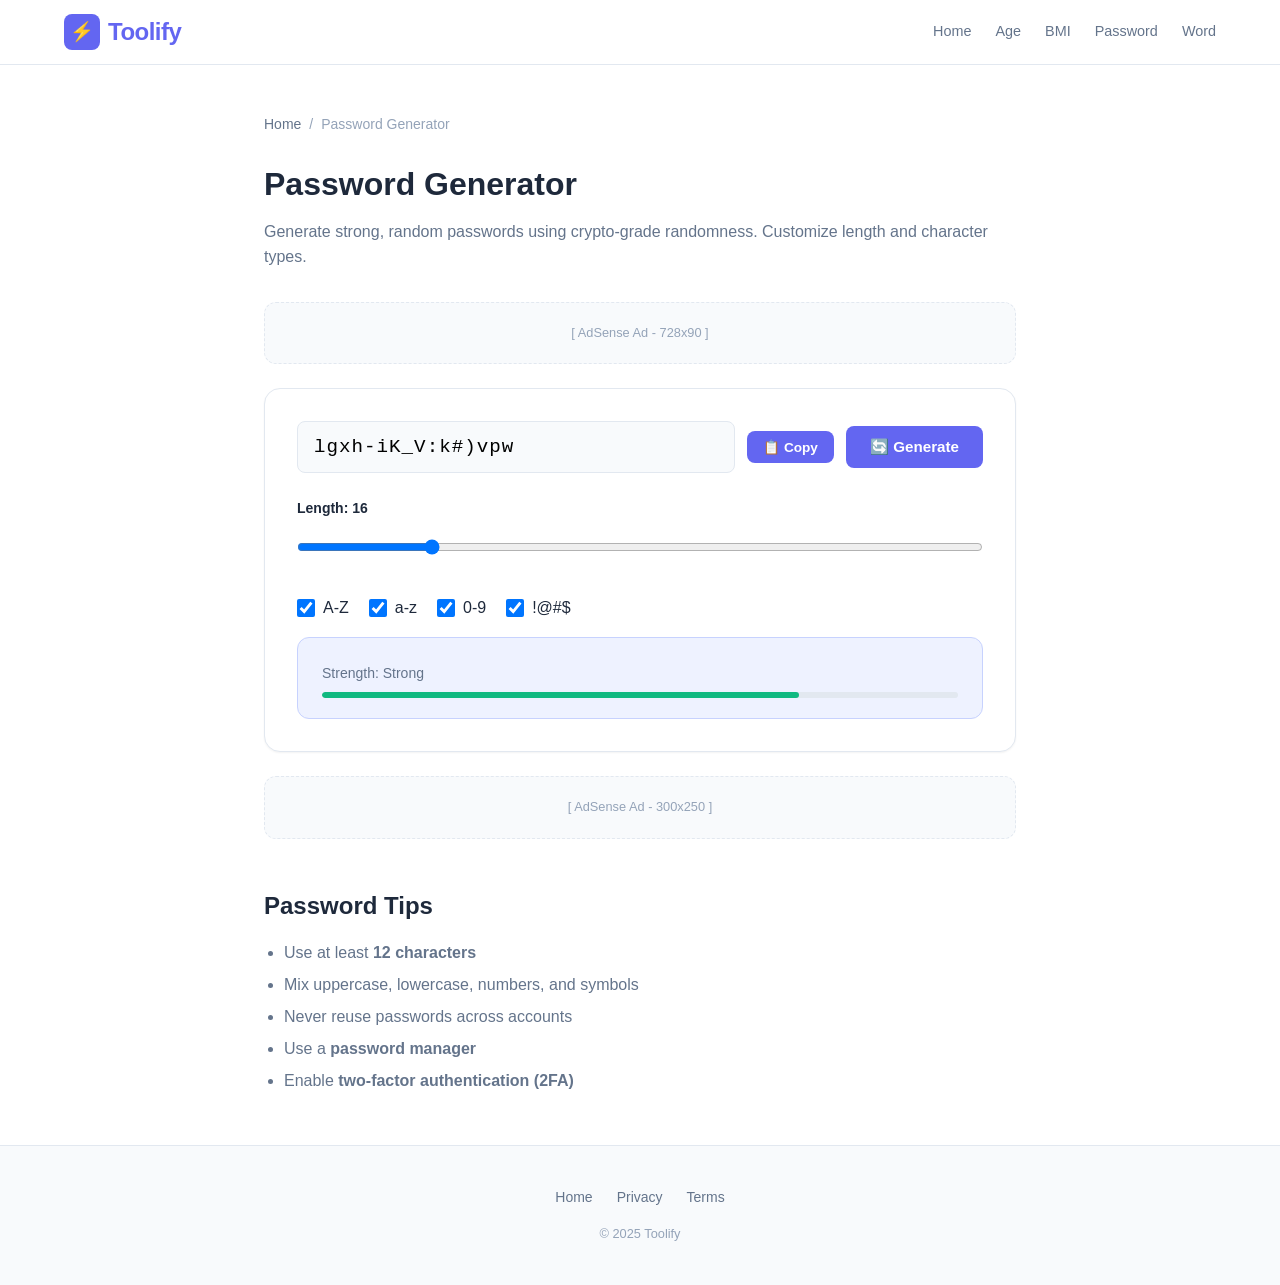
<file: tools/password-generator.html>
<!DOCTYPE html>
<html lang="en">
<head>
  <meta charset="UTF-8">
  <meta name="viewport" content="width=device-width, initial-scale=1.0">
  <title>Password Generator - Strong Random Passwords | Toolify</title>
  <meta name="description" content="Generate strong, secure random passwords instantly. Customize length and character types. Free online password generator using crypto-grade randomness.">
  <meta name="robots" content="index, follow">
  <link rel="canonical" href="https://toolify.tools/tools/password-generator.html">
  <link rel="stylesheet" href="../css/style.css">
</head>
<body>
<header class="header"><div class="header-inner">
  <a href="../index.html" class="logo"><div class="logo-icon">⚡</div>Toolify</a>
  <nav class="nav-links">
    <a href="../index.html">Home</a><a href="age-calculator.html">Age</a><a href="bmi-calculator.html">BMI</a><a href="password-generator.html">Password</a><a href="word-counter.html">Word</a>
  </nav>
</div></header>

<main class="tool-page">
  <nav class="breadcrumb"><a href="../index.html">Home</a> <span>/</span> <span>Password Generator</span></nav>
  <h1>Password Generator</h1>
  <p class="subtitle">Generate strong, random passwords using crypto-grade randomness. Customize length and character types.</p>
  <div class="ad-placeholder">[ AdSense Ad - 728x90 ]</div>

  <div class="tool-card-main">
    <div style="display:flex;gap:12px;align-items:center;margin-bottom:24px;flex-wrap:wrap">
      <input type="text" id="pw" readonly style="flex:1;min-width:200px;padding:14px 16px;border:1.5px solid var(--border);border-radius:var(--radius-sm);font-size:1.2rem;font-family:'Courier New',monospace;background:var(--bg-secondary);letter-spacing:1px">
      <button class="btn btn-sm" onclick="copyPW()">📋 Copy</button>
      <button class="btn" onclick="gen()">🔄 Generate</button>
    </div>

    <div class="form-group">
      <label>Length: <strong id="ld">16</strong></label>
      <input type="range" id="ls" min="6" max="64" value="16" oninput="document.getElementById('ld').textContent=this.value;gen()" style="width:100%">
    </div>

    <div style="display:flex;gap:20px;flex-wrap:wrap;margin-bottom:8px">
      <label style="display:flex;align-items:center;gap:8px;cursor:pointer"><input type="checkbox" id="iu" checked onchange="gen()" style="width:18px;height:18px"> A-Z</label>
      <label style="display:flex;align-items:center;gap:8px;cursor:pointer"><input type="checkbox" id="il" checked onchange="gen()" style="width:18px;height:18px"> a-z</label>
      <label style="display:flex;align-items:center;gap:8px;cursor:pointer"><input type="checkbox" id="in" checked onchange="gen()" style="width:18px;height:18px"> 0-9</label>
      <label style="display:flex;align-items:center;gap:8px;cursor:pointer"><input type="checkbox" id="is" checked onchange="gen()" style="width:18px;height:18px"> !@#$</label>
    </div>

    <div class="result-box visible" style="margin-top:16px">
      <div class="result-label" id="sl"></div>
      <div style="height:6px;background:#e2e8f0;border-radius:3px;margin-top:8px;overflow:hidden">
        <div id="sb" style="height:100%;border-radius:3px;transition:width 0.3s,background 0.3s"></div>
      </div>
    </div>
  </div>

  <div class="ad-placeholder">[ AdSense Ad - 300x250 ]</div>

  <section style="margin-top:48px">
    <h2>Password Tips</h2>
    <ul style="margin-top:12px;color:var(--text-secondary);line-height:2;padding-left:20px">
      <li>Use at least <strong>12 characters</strong></li>
      <li>Mix uppercase, lowercase, numbers, and symbols</li>
      <li>Never reuse passwords across accounts</li>
      <li>Use a <strong>password manager</strong></li>
      <li>Enable <strong>two-factor authentication (2FA)</strong></li>
    </ul>
  </section>
</main>

<footer class="footer"><div class="footer-links"><a href="../index.html">Home</a><a href="#">Privacy</a><a href="#">Terms</a></div><p>&copy; 2025 Toolify</p></footer>

<script>
const U='ABCDEFGHIJKLMNOPQRSTUVWXYZ',L='abcdefghijklmnopqrstuvwxyz',N='0123456789',S='!@#$%^&*()_+-=[]{}|;:,.<>?';
function gen(){
  const len=parseInt(document.getElementById('ls').value);
  let chars='';
  if(document.getElementById('iu').checked)chars+=U;
  if(document.getElementById('il').checked)chars+=L;
  if(document.getElementById('in').checked)chars+=N;
  if(document.getElementById('is').checked)chars+=S;
  if(!chars){document.getElementById('pw').value='Select at least one type';updateStr(0);return}
  const arr=new Uint32Array(len);crypto.getRandomValues(arr);
  let pw='';for(let i=0;i<len;i++)pw+=chars[arr[i]%chars.length];
  document.getElementById('pw').value=pw;updateStr(len);
}
function updateStr(len){
  const types=['iu','il','in','is'].filter(id=>document.getElementById(id).checked).length;
  const score=Math.min(100,len*1.5+types*10);
  let l,cl,wd;
  if(score<30){l='Weak';cl='#ef4444';wd='25%'}else if(score<60){l='Fair';cl='#f59e0b';wd='50%'}else if(score<80){l='Strong';cl='#10b981';wd='75%'}else{l='Very Strong';cl='#6366f1';wd='100%'}
  document.getElementById('sl').textContent='Strength: '+l;
  document.getElementById('sb').style.width=wd;document.getElementById('sb').style.background=cl;
}
function copyPW(){const p=document.getElementById('pw');p.select();navigator.clipboard?.writeText(p.value);document.execCommand('copy')}
gen();
</script>
</body>
</html>
</file>
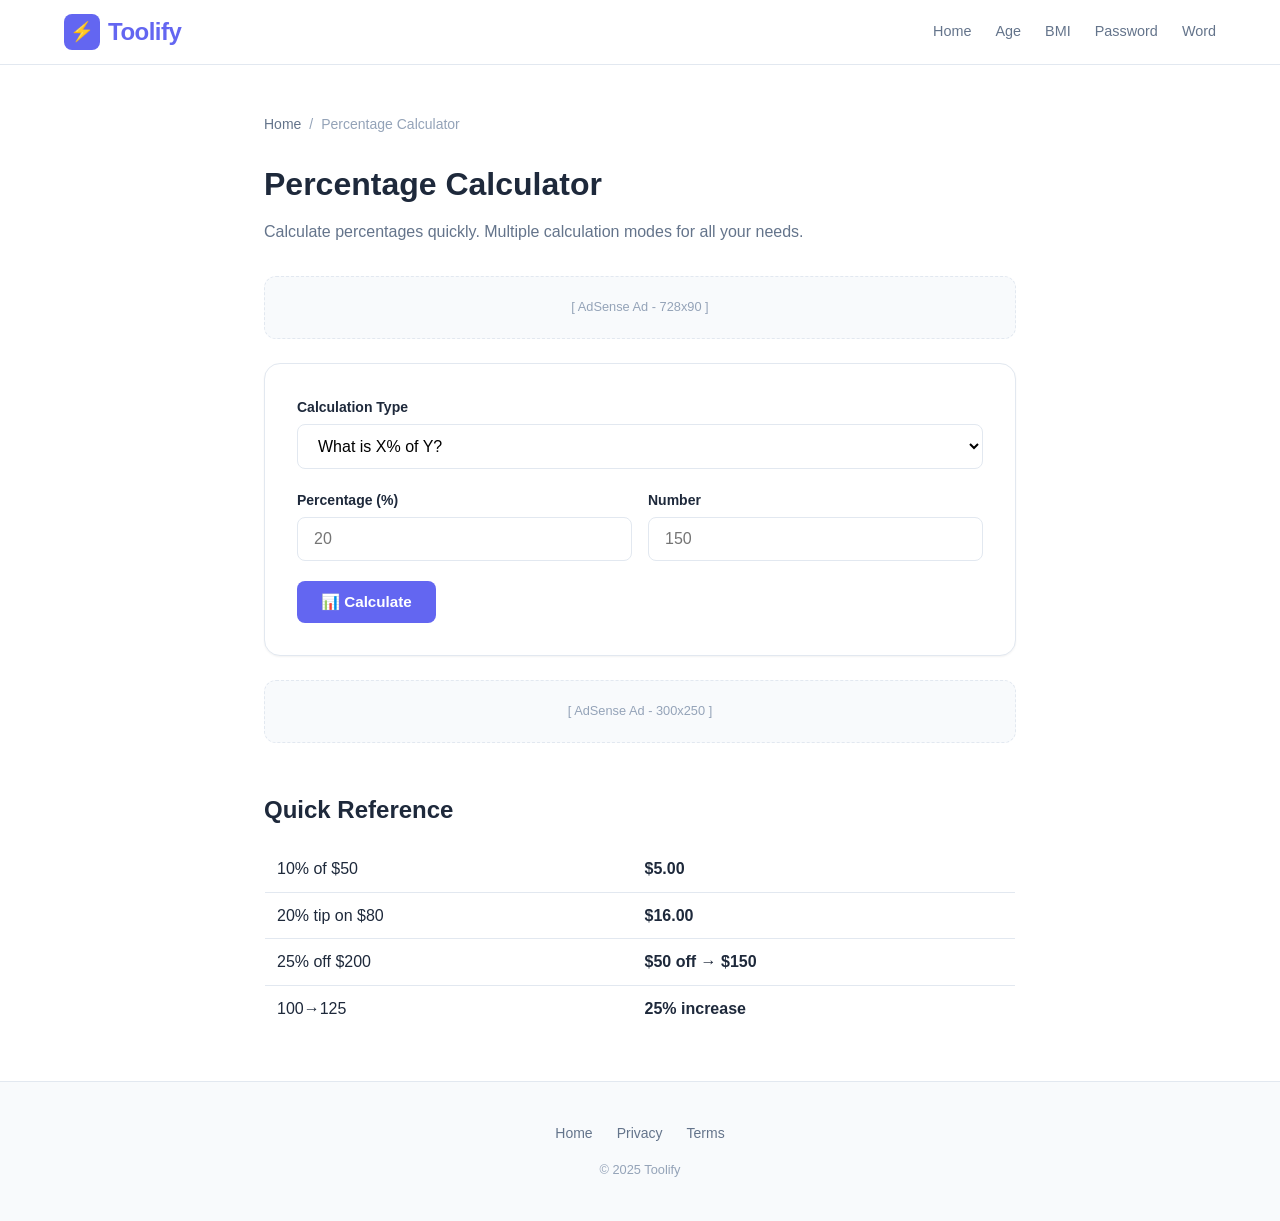
<file: tools/percentage-calculator.html>
<!DOCTYPE html>
<html lang="en">
<head>
  <meta charset="UTF-8">
  <meta name="viewport" content="width=device-width, initial-scale=1.0">
  <title>Percentage Calculator - Free Online Percent Calculation | Toolify</title>
  <meta name="description" content="Free online percentage calculator. Calculate percentages, percentage increase/decrease, what % one number is of another. Includes discount and tip calculations.">
  <meta name="robots" content="index, follow">
  <link rel="canonical" href="https://toolify.tools/tools/percentage-calculator.html">
  <link rel="stylesheet" href="../css/style.css">
</head>
<body>
<header class="header"><div class="header-inner">
  <a href="../index.html" class="logo"><div class="logo-icon">⚡</div>Toolify</a>
  <nav class="nav-links">
    <a href="../index.html">Home</a><a href="age-calculator.html">Age</a><a href="bmi-calculator.html">BMI</a><a href="password-generator.html">Password</a><a href="word-counter.html">Word</a>
  </nav>
</div></header>

<main class="tool-page">
  <nav class="breadcrumb"><a href="../index.html">Home</a> <span>/</span> <span>Percentage Calculator</span></nav>
  <h1>Percentage Calculator</h1>
  <p class="subtitle">Calculate percentages quickly. Multiple calculation modes for all your needs.</p>
  <div class="ad-placeholder">[ AdSense Ad - 728x90 ]</div>

  <div class="tool-card-main">
    <div class="form-group"><label for="mode">Calculation Type</label><select id="mode" onchange="sw()">
      <option value="1">What is X% of Y?</option><option value="2">X is what % of Y?</option><option value="3">% increase/decrease</option><option value="4">X is Y% of what?</option>
    </select></div>

    <div id="m1"><div style="display:flex;gap:16px;flex-wrap:wrap">
      <div class="form-group" style="flex:1"><label for="m1p">Percentage (%)</label><input type="number" id="m1p" placeholder="20" step="any"></div>
      <div class="form-group" style="flex:1"><label for="m1n">Number</label><input type="number" id="m1n" placeholder="150" step="any"></div>
    </div></div>
    <div id="m2" style="display:none"><div style="display:flex;gap:16px;flex-wrap:wrap">
      <div class="form-group" style="flex:1"><label for="m2a">Part (X)</label><input type="number" id="m2a" placeholder="30" step="any"></div>
      <div class="form-group" style="flex:1"><label for="m2b">Whole (Y)</label><input type="number" id="m2b" placeholder="200" step="any"></div>
    </div></div>
    <div id="m3" style="display:none"><div style="display:flex;gap:16px;flex-wrap:wrap">
      <div class="form-group" style="flex:1"><label for="m3a">Original</label><input type="number" id="m3a" placeholder="100" step="any"></div>
      <div class="form-group" style="flex:1"><label for="m3b">New</label><input type="number" id="m3b" placeholder="125" step="any"></div>
    </div></div>
    <div id="m4" style="display:none"><div style="display:flex;gap:16px;flex-wrap:wrap">
      <div class="form-group" style="flex:1"><label for="m4a">Part (X)</label><input type="number" id="m4a" placeholder="25" step="any"></div>
      <div class="form-group" style="flex:1"><label for="m4b">Percent (Y%)</label><input type="number" id="m4b" placeholder="20" step="any"></div>
    </div></div>

    <button class="btn" onclick="calc()">📊 Calculate</button>
    <div class="result-box" id="rb"><div class="result-value" id="rv"></div><div class="result-label" id="rl"></div></div>
  </div>

  <div class="ad-placeholder">[ AdSense Ad - 300x250 ]</div>

  <section style="margin-top:48px">
    <h2>Quick Reference</h2>
    <table style="width:100%;border-collapse:collapse;margin-top:16px;border:1px solid var(--border);border-radius:var(--radius-sm);overflow:hidden">
      <tr><td style="padding:10px 12px;border-bottom:1px solid var(--border)">10% of $50</td><td style="padding:10px 12px;border-bottom:1px solid var(--border);font-weight:600">$5.00</td></tr>
      <tr><td style="padding:10px 12px;border-bottom:1px solid var(--border)">20% tip on $80</td><td style="padding:10px 12px;border-bottom:1px solid var(--border);font-weight:600">$16.00</td></tr>
      <tr><td style="padding:10px 12px;border-bottom:1px solid var(--border)">25% off $200</td><td style="padding:10px 12px;border-bottom:1px solid var(--border);font-weight:600">$50 off → $150</td></tr>
      <tr><td style="padding:10px 12px">100→125</td><td style="padding:10px 12px;font-weight:600">25% increase</td></tr>
    </table>
  </section>
</main>

<footer class="footer"><div class="footer-links"><a href="../index.html">Home</a><a href="#">Privacy</a><a href="#">Terms</a></div><p>&copy; 2025 Toolify</p></footer>

<script>
function sw(){$(['m1','m2','m3','m4']).forEach((id,i)=>document.getElementById(id).style.display=parseInt(document.getElementById('mode').value)===i+1?'':'none');document.getElementById('rb').classList.remove('visible')}
function $(ids){return ids.map(id=>document.getElementById(id))}
function hideR(){document.getElementById('rb').classList.remove('visible')}
function calc(){
  const m=document.getElementById('mode').value;let r,lb;
  if(m==='1'){const p=parseFloat(document.getElementById('m1p').value),n=parseFloat(document.getElementById('m1n').value);if(isNaN(p)||isNaN(n))return hideR();r=(p/100)*n;lb=p+'% of '+n+' = '+fmt(r)}
  else if(m==='2'){const a=parseFloat(document.getElementById('m2a').value),b=parseFloat(document.getElementById('m2b').value);if(isNaN(a)||isNaN(b)||b===0)return hideR();r=(a/b)*100;lb=a+' is '+fmt(r)+'% of '+b}
  else if(m==='3'){const a=parseFloat(document.getElementById('m3a').value),b=parseFloat(document.getElementById('m3b').value);if(isNaN(a)||isNaN(b)||a===0)return hideR();r=((b-a)/Math.abs(a))*100;lb=Math.abs(r).toFixed(2)+'% '+(r>=0?'increase':'decrease')}
  else if(m==='4'){const a=parseFloat(document.getElementById('m4a').value),p=parseFloat(document.getElementById('m4b').value);if(isNaN(a)||isNaN(p)||p===0)return hideR();r=(a/p)*100;lb=a+' is '+p+'% of '+fmt(r)}
  document.getElementById('rv').textContent=fmt(r);
  document.getElementById('rl').textContent=lb;
  document.getElementById('rb').classList.add('visible');
}
function fmt(n){return typeof n==='number'?n.toFixed(4).replace(/0+$/,'').replace(/\.$/,''):n}
</script>
</body>
</html>
</file>
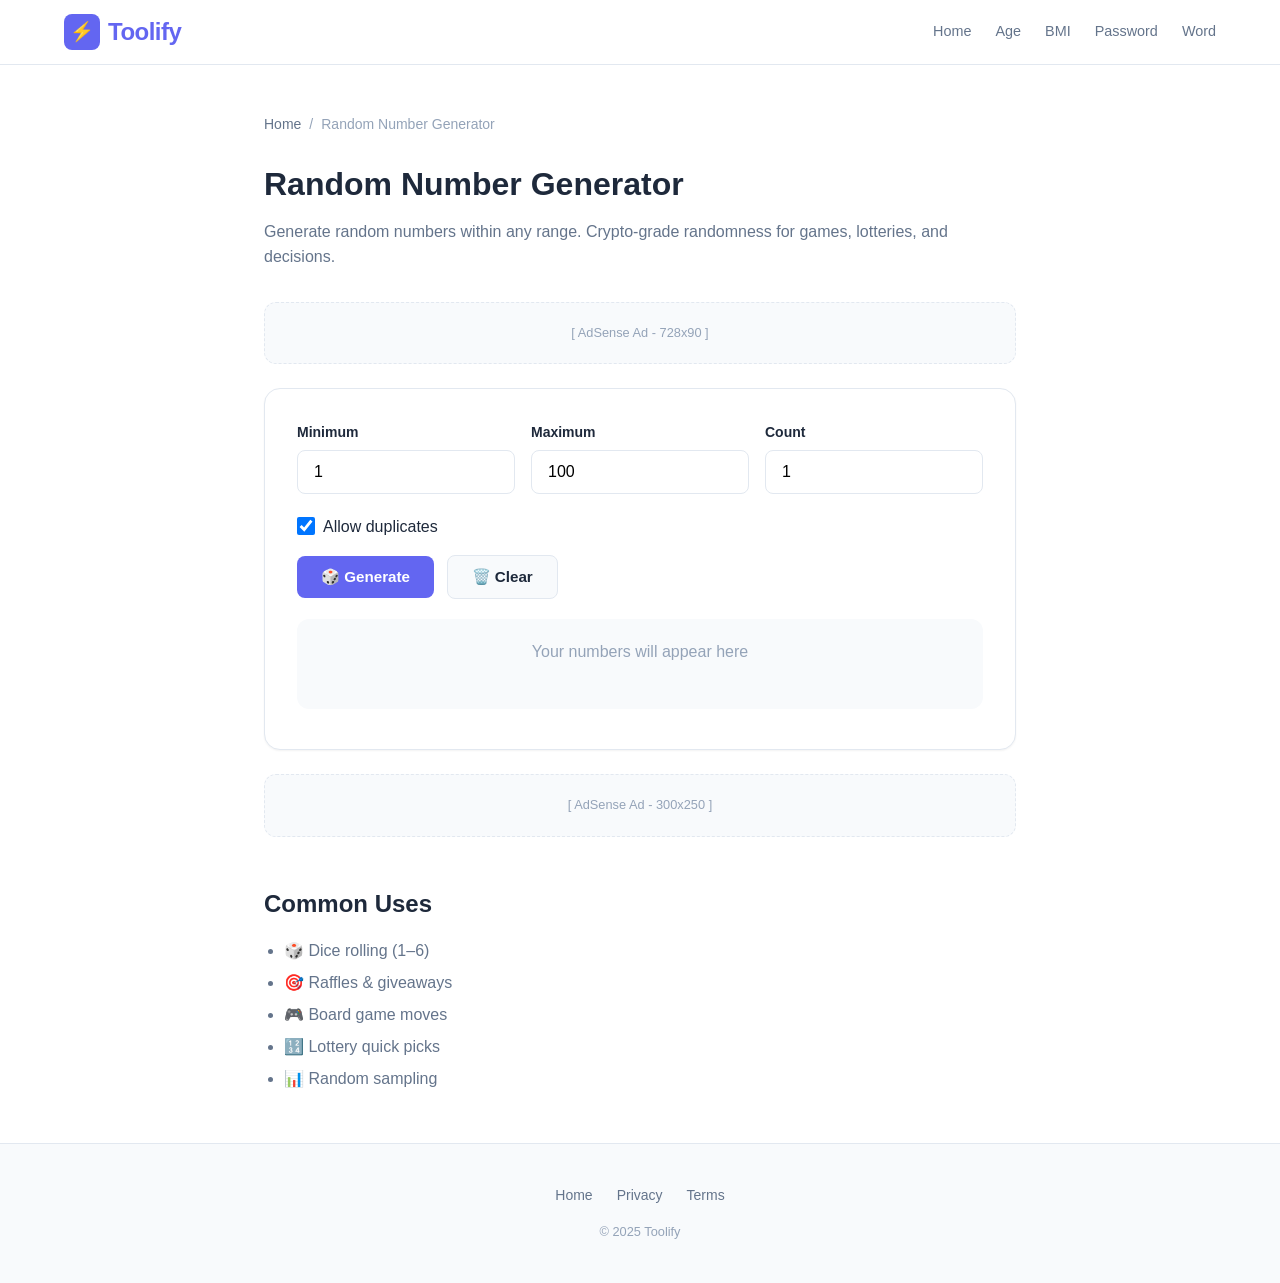
<file: tools/random-number-generator.html>
<!DOCTYPE html>
<html lang="en">
<head>
  <meta charset="UTF-8">
  <meta name="viewport" content="width=device-width, initial-scale=1.0">
  <title>Random Number Generator - Free Online RNG | Toolify</title>
  <meta name="description" content="Generate random numbers instantly. Set custom range, generate multiple numbers with/without duplicates. Perfect for games, lotteries, contests, and decisions.">
  <meta name="robots" content="index, follow">
  <link rel="canonical" href="https://toolify.tools/tools/random-number-generator.html">
  <link rel="stylesheet" href="../css/style.css">
  <style>.nb{display:inline-flex;align-items:center;justify-content:center;width:56px;height:56px;background:var(--primary);color:#fff;border-radius:50%;font-size:1.3rem;font-weight:700;margin:4px;animation:pi 0.3s ease-out}@keyframes pi{from{transform:scale(0);opacity:0}to{transform:scale(1);opacity:1}}.nlst{display:flex;flex-wrap:wrap;gap:4px;justify-content:center;padding:20px;min-height:70px}.rsum{text-align:center;font-size:0.9rem;color:var(--text-secondary);margin-top:8px}</style>
</head>
<body>
<header class="header"><div class="header-inner">
  <a href="../index.html" class="logo"><div class="logo-icon">⚡</div>Toolify</a>
  <nav class="nav-links">
    <a href="../index.html">Home</a><a href="age-calculator.html">Age</a><a href="bmi-calculator.html">BMI</a><a href="password-generator.html">Password</a><a href="word-counter.html">Word</a>
  </nav>
</div></header>

<main class="tool-page">
  <nav class="breadcrumb"><a href="../index.html">Home</a> <span>/</span> <span>Random Number Generator</span></nav>
  <h1>Random Number Generator</h1>
  <p class="subtitle">Generate random numbers within any range. Crypto-grade randomness for games, lotteries, and decisions.</p>
  <div class="ad-placeholder">[ AdSense Ad - 728x90 ]</div>

  <div class="tool-card-main">
    <div style="display:flex;gap:16px;flex-wrap:wrap">
      <div class="form-group" style="flex:1;min-width:140px"><label for="mn">Minimum</label><input type="number" id="mn" value="1"></div>
      <div class="form-group" style="flex:1;min-width:140px"><label for="mx">Maximum</label><input type="number" id="mx" value="100"></div>
      <div class="form-group" style="flex:1;min-width:140px"><label for="ct">Count</label><input type="number" id="ct" value="1" min="1" max="100"></div>
    </div>
    <label style="display:flex;align-items:center;gap:8px;margin-bottom:16px;cursor:pointer">
      <input type="checkbox" id="ad" checked style="width:18px;height:18px"> Allow duplicates
    </label>
    <button class="btn" onclick="gen()">🎲 Generate</button>
    <button class="btn btn-secondary" onclick="clr()" style="margin-left:8px">🗑️ Clear</button>

    <div style="margin-top:20px;background:var(--bg-secondary);border-radius:var(--radius);min-height:90px">
      <div class="nlst" id="nl"><span style="color:var(--text-muted)">Your numbers will appear here</span></div>
    </div>
    <div class="rsum" id="rs"></div>
  </div>

  <div class="ad-placeholder">[ AdSense Ad - 300x250 ]</div>

  <section style="margin-top:48px">
    <h2>Common Uses</h2>
    <ul style="margin-top:12px;color:var(--text-secondary);line-height:2;padding-left:20px">
      <li>🎲 Dice rolling (1–6)</li><li>🎯 Raffles & giveaways</li><li>🎮 Board game moves</li><li>🔢 Lottery quick picks</li><li>📊 Random sampling</li>
    </ul>
  </section>
</main>

<footer class="footer"><div class="footer-links"><a href="../index.html">Home</a><a href="#">Privacy</a><a href="#">Terms</a></div><p>&copy; 2025 Toolify</p></footer>

<script>
function ri(min,max){const r=max-min+1;const ms=Math.floor(0xFFFFFFFF/r)*r;let x;do{x=new Uint32Array(1);crypto.getRandomValues(x);x=x[0]}while(x>=ms);return min+(x%r)}

function gen(){
  const mn=parseInt(document.getElementById('mn').value),mx=parseInt(document.getElementById('mx').value),ct=parseInt(document.getElementById('ct').value),ad=document.getElementById('ad').checked;
  if(isNaN(mn)||isNaN(mx)){alert('Enter valid min/max');return}
  if(mn>mx){alert('Min must be ≤ max');return}
  if(!ad&&ct>(mx-mn+1)){alert('Not enough unique numbers in range');return}

  let nums=[];
  if(ad){for(let i=0;i<ct;i++)nums.push(ri(mn,mx))}
  else{const pool=[];for(let i=mn;i<=mx;i++)pool.push(i);for(let i=pool.length-1;i>0;i--){const j=ri(0,i);[pool[i],pool[j]]=[pool[j],pool[i]]}nums=pool.slice(0,ct)}

  const ctr=document.getElementById('nl');ctr.innerHTML='';
  nums.forEach((n,i)=>{const b=document.createElement('span');b.className='nb';b.style.animationDelay=(i*0.05)+'s';b.textContent=n;ctr.appendChild(b)});

  const s=nums.reduce((a,b)=>a+b,0);
  document.getElementById('rs').innerHTML='Generated <strong>'+nums.length+'</strong> numbers | Sum: <strong>'+s+'</strong> | Avg: <strong>'+(s/nums.length).toFixed(2)+'</strong>';
}
function clr(){document.getElementById('nl').innerHTML='<span style="color:var(--text-muted)">Your numbers will appear here</span>';document.getElementById('rs').textContent=''}
</script>
</body>
</html>
</file>
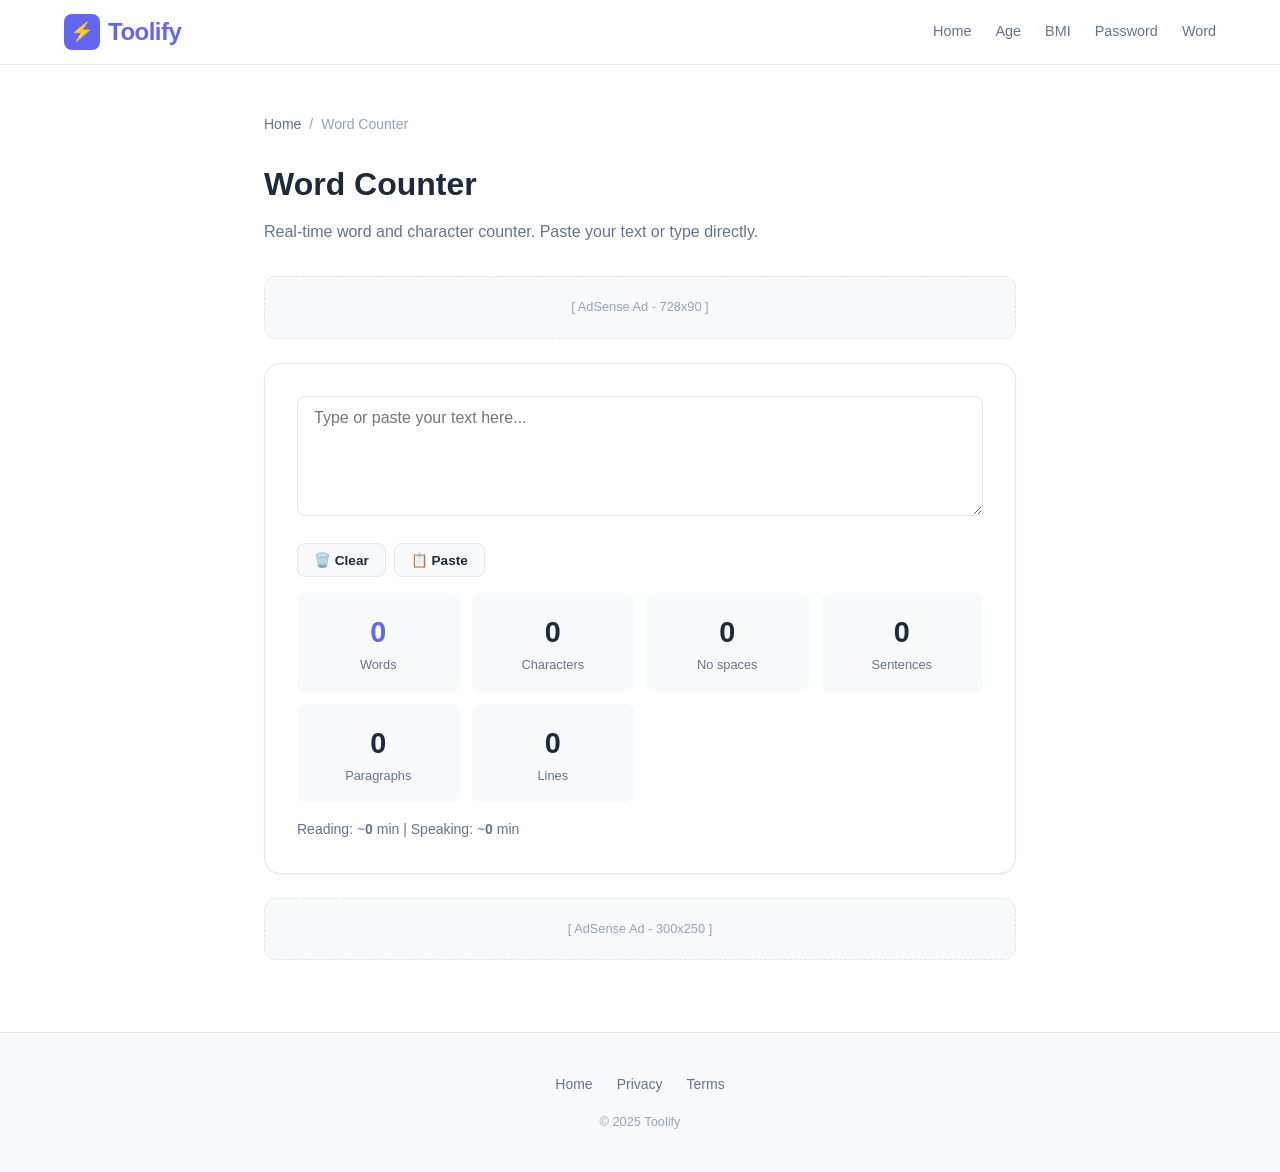
<file: tools/word-counter.html>
<!DOCTYPE html>
<html lang="en">
<head>
  <meta charset="UTF-8">
  <meta name="viewport" content="width=device-width, initial-scale=1.0">
  <title>Word Counter - Count Words & Characters | Toolify</title>
  <meta name="description" content="Free online word counter and character counter. Count words, characters, sentences, paragraphs. Real-time stats with reading time estimate. Paste or type.">
  <meta name="robots" content="index, follow">
  <link rel="canonical" href="https://toolify.tools/tools/word-counter.html">
  <link rel="stylesheet" href="../css/style.css">
</head>
<body>
<header class="header"><div class="header-inner">
  <a href="../index.html" class="logo"><div class="logo-icon">⚡</div>Toolify</a>
  <nav class="nav-links">
    <a href="../index.html">Home</a><a href="age-calculator.html">Age</a><a href="bmi-calculator.html">BMI</a><a href="password-generator.html">Password</a><a href="word-counter.html">Word</a>
  </nav>
</div></header>

<main class="tool-page">
  <nav class="breadcrumb"><a href="../index.html">Home</a> <span>/</span> <span>Word Counter</span></nav>
  <h1>Word Counter</h1>
  <p class="subtitle">Real-time word and character counter. Paste your text or type directly.</p>
  <div class="ad-placeholder">[ AdSense Ad - 728x90 ]</div>

  <div class="tool-card-main">
    <div class="form-group"><textarea id="ti" placeholder="Type or paste your text here..." oninput="cnt()"></textarea></div>
    <div style="display:flex;gap:8px;margin-bottom:16px">
      <button class="btn btn-sm btn-secondary" onclick="document.getElementById('ti').value='';cnt()">🗑️ Clear</button>
      <button class="btn btn-sm btn-secondary" onclick="navigator.clipboard.readText().then(t=>{document.getElementById('ti').value=t;cnt()}).catch(()=>{})">📋 Paste</button>
    </div>

    <div style="display:grid;grid-template-columns:repeat(auto-fit,minmax(130px,1fr));gap:12px">
      <div style="background:var(--bg-secondary);padding:16px;border-radius:var(--radius-sm);text-align:center">
        <div style="font-size:1.8rem;font-weight:700;color:var(--primary)" id="cw">0</div><div style="font-size:0.8rem;color:var(--text-secondary)">Words</div>
      </div>
      <div style="background:var(--bg-secondary);padding:16px;border-radius:var(--radius-sm);text-align:center">
        <div style="font-size:1.8rem;font-weight:700" id="cc">0</div><div style="font-size:0.8rem;color:var(--text-secondary)">Characters</div>
      </div>
      <div style="background:var(--bg-secondary);padding:16px;border-radius:var(--radius-sm);text-align:center">
        <div style="font-size:1.8rem;font-weight:700" id="cn">0</div><div style="font-size:0.8rem;color:var(--text-secondary)">No spaces</div>
      </div>
      <div style="background:var(--bg-secondary);padding:16px;border-radius:var(--radius-sm);text-align:center">
        <div style="font-size:1.8rem;font-weight:700" id="cs">0</div><div style="font-size:0.8rem;color:var(--text-secondary)">Sentences</div>
      </div>
      <div style="background:var(--bg-secondary);padding:16px;border-radius:var(--radius-sm);text-align:center">
        <div style="font-size:1.8rem;font-weight:700" id="cp">0</div><div style="font-size:0.8rem;color:var(--text-secondary)">Paragraphs</div>
      </div>
      <div style="background:var(--bg-secondary);padding:16px;border-radius:var(--radius-sm);text-align:center">
        <div style="font-size:1.8rem;font-weight:700" id="cl">0</div><div style="font-size:0.8rem;color:var(--text-secondary)">Lines</div>
      </div>
    </div>
    <div style="margin-top:16px;font-size:0.875rem;color:var(--text-secondary)">
      Reading: ~<strong id="rt">0</strong> min | Speaking: ~<strong id="st">0</strong> min
    </div>
  </div>

  <div class="ad-placeholder">[ AdSense Ad - 300x250 ]</div>
</main>

<footer class="footer"><div class="footer-links"><a href="../index.html">Home</a><a href="#">Privacy</a><a href="#">Terms</a></div><p>&copy; 2025 Toolify</p></footer>

<script>
function cnt(){
  const t=document.getElementById('ti').value;
  const w=t.trim()?t.trim().split(/\s+/).length:0;
  document.getElementById('cw').textContent=w;
  document.getElementById('cc').textContent=t.length;
  document.getElementById('cn').textContent=t.replace(/\s/g,'').length;
  document.getElementById('cs').textContent=t.split(/[.!?]+/).filter(s=>s.trim()).length;
  document.getElementById('cp').textContent=t.split(/\n\s*\n/).filter(p=>p.trim()).length||(t.trim()?1:0);
  document.getElementById('cl').textContent=t.split(/\n/).length;
  document.getElementById('rt').textContent=Math.max(1,Math.ceil(w/238));
  document.getElementById('st').textContent=Math.max(1,Math.ceil(w/150));
}
</script>
</body>
</html>
</file>
<file: css/style.css>
/* === Toolify - Free Online Tools === */
:root {
  --bg: #ffffff;
  --bg-secondary: #f8fafc;
  --text: #1e293b;
  --text-secondary: #64748b;
  --text-muted: #94a3b8;
  --border: #e2e8f0;
  --primary: #6366f1;
  --primary-hover: #4f46e5;
  --primary-light: #eef2ff;
  --success: #10b981;
  --warning: #f59e0b;
  --danger: #ef4444;
  --shadow-sm: 0 1px 2px rgba(0,0,0,0.05);
  --shadow: 0 1px 3px rgba(0,0,0,0.1), 0 1px 2px rgba(0,0,0,0.06);
  --shadow-md: 0 4px 6px -1px rgba(0,0,0,0.1), 0 2px 4px -2px rgba(0,0,0,0.1);
  --shadow-lg: 0 10px 15px -3px rgba(0,0,0,0.1), 0 4px 6px -4px rgba(0,0,0,0.1);
  --radius: 12px;
  --radius-sm: 8px;
  --radius-lg: 16px;
  --max-width: 1200px;
  --font: -apple-system, BlinkMacSystemFont, 'Segoe UI', Roboto, 'Helvetica Neue', Arial, sans-serif;
}

* { margin: 0; padding: 0; box-sizing: border-box; }
html { font-size: 16px; scroll-behavior: smooth; }
body { font-family: var(--font); background: var(--bg); color: var(--text); line-height: 1.6; min-height: 100vh; }
a { color: var(--primary); text-decoration: none; }
a:hover { color: var(--primary-hover); }

.container { max-width: var(--max-width); margin: 0 auto; padding: 0 24px; }

.header { border-bottom: 1px solid var(--border); position: sticky; top: 0; z-index: 100; backdrop-filter: blur(10px); background: rgba(255,255,255,0.95); }
.header-inner { display: flex; align-items: center; justify-content: space-between; height: 64px; max-width: var(--max-width); margin: 0 auto; padding: 0 24px; }

.logo { font-size: 1.5rem; font-weight: 800; color: var(--primary); display: flex; align-items: center; gap: 8px; letter-spacing: -0.5px; }
.logo-icon { width: 36px; height: 36px; background: var(--primary); color: white; border-radius: var(--radius-sm); display: flex; align-items: center; justify-content: center; font-size: 1.2rem; font-weight: 700; }

.nav-links { display: flex; gap: 24px; align-items: center; }
.nav-links a { color: var(--text-secondary); font-size: 0.9rem; font-weight: 500; transition: color 0.2s; }
.nav-links a:hover { color: var(--primary); }

.hero { text-align: center; padding: 80px 24px 60px; background: linear-gradient(135deg, #eef2ff 0%, #faf5ff 50%, #fdf2f8 100%); }
.hero h1 { font-size: 2.8rem; font-weight: 800; letter-spacing: -1px; color: var(--text); margin-bottom: 16px; }
.hero h1 span { color: var(--primary); }
.hero p { font-size: 1.15rem; color: var(--text-secondary); max-width: 560px; margin: 0 auto 32px; }

.hero-search { position: relative; max-width: 480px; margin: 0 auto; }
.hero-search input { width: 100%; padding: 16px 20px 16px 48px; border: 2px solid var(--border); border-radius: 50px; font-size: 1rem; font-family: var(--font); outline: none; transition: border-color 0.2s, box-shadow 0.2s; background: white; }
.hero-search input:focus { border-color: var(--primary); box-shadow: 0 0 0 4px var(--primary-light); }
.hero-search .search-icon { position: absolute; left: 18px; top: 50%; transform: translateY(-50%); color: var(--text-muted); font-size: 1.2rem; }

.tools-section { padding: 64px 0; }
.section-title { font-size: 1.5rem; font-weight: 700; margin-bottom: 32px; text-align: center; }

.tool-grid { display: grid; grid-template-columns: repeat(auto-fill, minmax(260px, 1fr)); gap: 20px; }
.tool-card { background: var(--bg); border: 1px solid var(--border); border-radius: var(--radius); padding: 28px 24px; transition: all 0.2s; cursor: pointer; text-decoration: none; color: var(--text); display: block; }
.tool-card:hover { border-color: var(--primary); box-shadow: var(--shadow-md); transform: translateY(-2px); }
.tool-card-icon { width: 48px; height: 48px; border-radius: var(--radius-sm); display: flex; align-items: center; justify-content: center; font-size: 1.4rem; margin-bottom: 16px; }
.tool-card-icon.blue { background: #eef2ff; color: #6366f1; }
.tool-card-icon.green { background: #ecfdf5; color: #10b981; }
.tool-card-icon.orange { background: #fff7ed; color: #f97316; }
.tool-card-icon.purple { background: #faf5ff; color: #a855f7; }
.tool-card-icon.red { background: #fef2f2; color: #ef4444; }
.tool-card-icon.teal { background: #f0fdfa; color: #14b8a6; }
.tool-card h3 { font-size: 1.1rem; font-weight: 600; margin-bottom: 6px; }
.tool-card p { font-size: 0.875rem; color: var(--text-secondary); line-height: 1.4; }

.tool-page { max-width: 800px; margin: 0 auto; padding: 48px 24px; }
.tool-page h1 { font-size: 2rem; font-weight: 700; margin-bottom: 8px; }
.tool-page .subtitle { color: var(--text-secondary); margin-bottom: 32px; }

.tool-card-main { background: var(--bg); border: 1px solid var(--border); border-radius: var(--radius-lg); padding: 32px; box-shadow: var(--shadow-sm); }

.form-group { margin-bottom: 20px; }
.form-group label { display: block; font-size: 0.875rem; font-weight: 600; margin-bottom: 6px; color: var(--text); }
.form-group input, .form-group select, .form-group textarea { width: 100%; padding: 12px 16px; border: 1.5px solid var(--border); border-radius: var(--radius-sm); font-size: 1rem; font-family: var(--font); outline: none; transition: border-color 0.2s, box-shadow 0.2s; background: var(--bg); }
.form-group input:focus, .form-group select:focus, .form-group textarea:focus { border-color: var(--primary); box-shadow: 0 0 0 3px var(--primary-light); }
textarea { resize: vertical; min-height: 120px; }

.btn { display: inline-flex; align-items: center; justify-content: center; padding: 12px 24px; background: var(--primary); color: white; border: none; border-radius: var(--radius-sm); font-size: 0.95rem; font-weight: 600; font-family: var(--font); cursor: pointer; transition: all 0.2s; gap: 8px; }
.btn:hover { background: var(--primary-hover); transform: translateY(-1px); box-shadow: var(--shadow-md); }
.btn-secondary { background: var(--bg-secondary); color: var(--text); border: 1px solid var(--border); }
.btn-secondary:hover { background: var(--border); color: var(--text); }
.btn-sm { padding: 8px 16px; font-size: 0.85rem; }

.result-box { background: var(--primary-light); border: 1px solid #c7d2fe; border-radius: var(--radius); padding: 20px 24px; margin-top: 24px; display: none; }
.result-box.visible { display: block; }
.result-box .result-value { font-size: 2rem; font-weight: 700; color: var(--primary); }
.result-box .result-label { font-size: 0.875rem; color: var(--text-secondary); margin-top: 4px; }

.ad-placeholder { background: var(--bg-secondary); border: 1px dashed var(--border); border-radius: var(--radius); padding: 20px; text-align: center; margin: 24px 0; color: var(--text-muted); font-size: 0.8rem; }

.footer { border-top: 1px solid var(--border); padding: 40px 24px; text-align: center; color: var(--text-secondary); font-size: 0.875rem; background: var(--bg-secondary); }
.footer-links { display: flex; gap: 24px; justify-content: center; margin-bottom: 16px; flex-wrap: wrap; }
.footer-links a { color: var(--text-secondary); font-size: 0.875rem; }
.footer-links a:hover { color: var(--primary); }
.footer p { font-size: 0.8rem; color: var(--text-muted); }

.breadcrumb { display: flex; gap: 8px; align-items: center; font-size: 0.875rem; color: var(--text-muted); margin-bottom: 24px; }
.breadcrumb a { color: var(--text-secondary); }

@media (max-width: 768px) {
  .hero h1 { font-size: 2rem; }
  .hero { padding: 48px 16px 40px; }
  .tool-grid { grid-template-columns: repeat(2, 1fr); gap: 12px; }
  .tool-card { padding: 20px 16px; }
  .tool-page { padding: 32px 16px; }
  .tool-card-main { padding: 20px; }
  .nav-links { gap: 12px; }
}
@media (max-width: 480px) {
  .tool-grid { grid-template-columns: 1fr; }
  .hero h1 { font-size: 1.6rem; }
}
</file>
